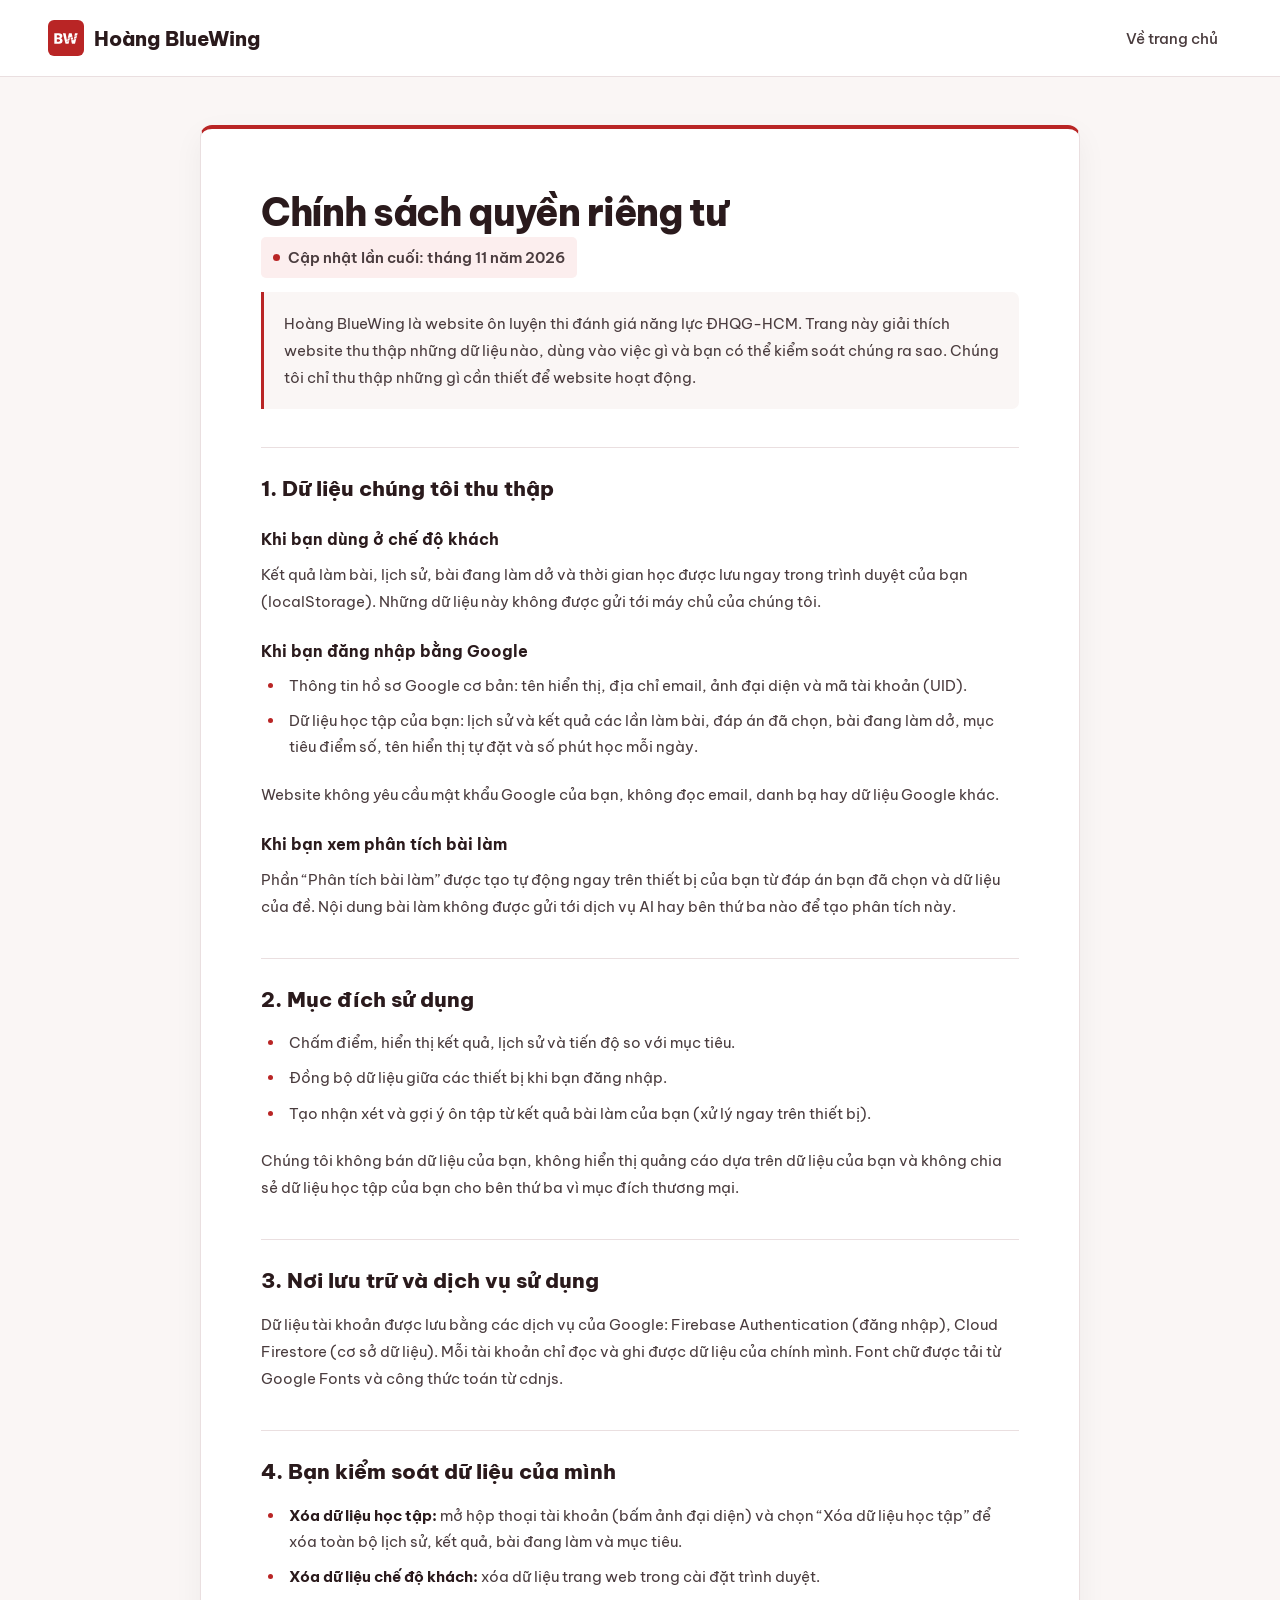
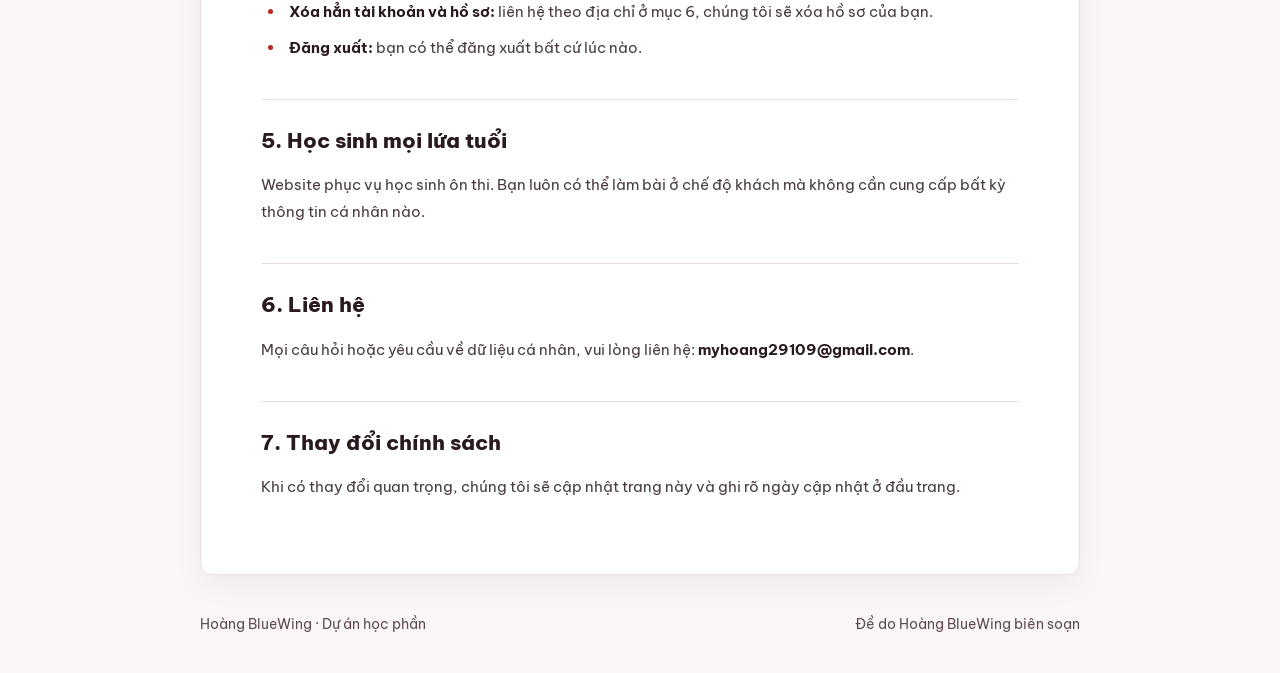
<file: Privacy.html>
<!doctype html>
<html lang="vi">
<head>
<meta charset="utf-8">
<meta name="viewport" content="width=device-width, initial-scale=1">
<title>Chính sách quyền riêng tư – Hoàng BlueWing</title>
<meta name="description" content="Hoàng BlueWing thu thập và sử dụng dữ liệu của bạn như thế nào.">
<meta name="theme-color" content="#B92525">
<link rel="preconnect" href="https://fonts.googleapis.com">
<link rel="preconnect" href="https://fonts.gstatic.com" crossorigin>
<link rel="stylesheet" href="https://fonts.googleapis.com/css2?family=Be+Vietnam+Pro:wght@400;500;600;700;800&amp;display=swap">
<link rel="icon" type="image/svg+xml" href="assets/favicon.svg">
<link rel="stylesheet" href="style.css">
</head>
<body class="doc-body">

<svg width="0" height="0" style="position: absolute" aria-hidden="true" focusable="false"><defs><mask id="bw-cut" maskUnits="userSpaceOnUse" x="0" y="-20" width="1700" height="760"><rect x="0" y="-20" width="1700" height="760" fill="#fff"/><path d="M900 150L1700 400M900 330L1700 580" stroke="#000" stroke-width="34"/></mask><symbol id="bw-logo" viewBox="40 -10 1630 722"><g transform="translate(0 702) scale(1 -1)" fill="currentColor"><path d="M622 191Q622 103 560.5 51.5Q499 0 389 0H62V702H378Q485 702 545.5 653.0Q606 604 606 520Q606 458 573.5 417.0Q541 376 487 360Q548 347 585.0 299.5Q622 252 622 191ZM233 418H345Q387 418 409.5 436.5Q432 455 432 491Q432 527 409.5 546.0Q387 565 345 565H233ZM449 214Q449 251 424.5 272.0Q400 293 357 293H233V138H359Q402 138 425.5 157.5Q449 177 449 214Z"/><g mask="url(#bw-cut)"><path transform="translate(620 0)" d="M1028 702 845 0H638L526 462L410 0H203L25 702H208L309 191L434 702H622L742 191L844 702Z"/></g></g></symbol></defs></svg>

<header class="h2">
<a href="index.html#/home" class="h3" aria-label="Hoàng BlueWing, về trang chủ">
<span class="h4"><svg class="logo-mark" aria-hidden="true"><use href="#bw-logo"/></svg></span>
Hoàng BlueWing
</a>
<nav class="h5" aria-label="Menu">
<a href="index.html#/home" class="h6">Về trang chủ</a>
</nav>
</header>

<main class="doc-page">
<h1>Chính sách quyền riêng tư</h1>
<p class="doc-meta">Cập nhật lần cuối: tháng 11 năm 2026</p>

<p>Hoàng BlueWing là website ôn luyện thi đánh giá năng lực ĐHQG-HCM. Trang này giải thích website thu thập những dữ liệu nào, dùng vào việc gì và bạn có thể kiểm soát chúng ra sao. Chúng tôi chỉ thu thập những gì cần thiết để website hoạt động.</p>

<h2>1. Dữ liệu chúng tôi thu thập</h2>
<h3>Khi bạn dùng ở chế độ khách</h3>
<p>Kết quả làm bài, lịch sử, bài đang làm dở và thời gian học được lưu ngay trong trình duyệt của bạn (localStorage). Những dữ liệu này không được gửi tới máy chủ của chúng tôi.</p>

<h3>Khi bạn đăng nhập bằng Google</h3>
<ul>
<li>Thông tin hồ sơ Google cơ bản: tên hiển thị, địa chỉ email, ảnh đại diện và mã tài khoản (UID).</li>
<li>Dữ liệu học tập của bạn: lịch sử và kết quả các lần làm bài, đáp án đã chọn, bài đang làm dở, mục tiêu điểm số, tên hiển thị tự đặt và số phút học mỗi ngày.</li>
</ul>
<p>Website không yêu cầu mật khẩu Google của bạn, không đọc email, danh bạ hay dữ liệu Google khác.</p>

<h3>Khi bạn xem phân tích bài làm</h3>
<p>Phần “Phân tích bài làm” được tạo tự động ngay trên thiết bị của bạn từ đáp án bạn đã chọn và dữ liệu của đề. Nội dung bài làm không được gửi tới dịch vụ AI hay bên thứ ba nào để tạo phân tích này.</p>

<h2>2. Mục đích sử dụng</h2>
<ul>
<li>Chấm điểm, hiển thị kết quả, lịch sử và tiến độ so với mục tiêu.</li>
<li>Đồng bộ dữ liệu giữa các thiết bị khi bạn đăng nhập.</li>
<li>Tạo nhận xét và gợi ý ôn tập từ kết quả bài làm của bạn (xử lý ngay trên thiết bị).</li>
</ul>
<p>Chúng tôi không bán dữ liệu của bạn, không hiển thị quảng cáo dựa trên dữ liệu của bạn và không chia sẻ dữ liệu học tập của bạn cho bên thứ ba vì mục đích thương mại.</p>

<h2>3. Nơi lưu trữ và dịch vụ sử dụng</h2>
<p>Dữ liệu tài khoản được lưu bằng các dịch vụ của Google: Firebase Authentication (đăng nhập), Cloud Firestore (cơ sở dữ liệu). Mỗi tài khoản chỉ đọc và ghi được dữ liệu của chính mình. Font chữ được tải từ Google Fonts và công thức toán từ cdnjs.</p>

<h2>4. Bạn kiểm soát dữ liệu của mình</h2>
<ul>
<li><strong>Xóa dữ liệu học tập:</strong> mở hộp thoại tài khoản (bấm ảnh đại diện) và chọn “Xóa dữ liệu học tập” để xóa toàn bộ lịch sử, kết quả, bài đang làm và mục tiêu.</li>
<li><strong>Xóa dữ liệu chế độ khách:</strong> xóa dữ liệu trang web trong cài đặt trình duyệt.</li>
<li><strong>Xóa hẳn tài khoản và hồ sơ:</strong> liên hệ theo địa chỉ ở mục 6, chúng tôi sẽ xóa hồ sơ của bạn.</li>
<li><strong>Đăng xuất:</strong> bạn có thể đăng xuất bất cứ lúc nào.</li>
</ul>

<h2>5. Học sinh mọi lứa tuổi</h2>
<p>Website phục vụ học sinh ôn thi. Bạn luôn có thể làm bài ở chế độ khách mà không cần cung cấp bất kỳ thông tin cá nhân nào.</p>

<h2>6. Liên hệ</h2>
<p>Mọi câu hỏi hoặc yêu cầu về dữ liệu cá nhân, vui lòng liên hệ: <strong>myhoang29109@gmail.com</strong>.</p>

<h2>7. Thay đổi chính sách</h2>
<p>Khi có thay đổi quan trọng, chúng tôi sẽ cập nhật trang này và ghi rõ ngày cập nhật ở đầu trang.</p>
</main>

<footer class="h55">
<span>Hoàng BlueWing · Dự án học phần</span>
<span>Đề do Hoàng BlueWing biên soạn</span>
</footer>

</body>
</html>
</file>
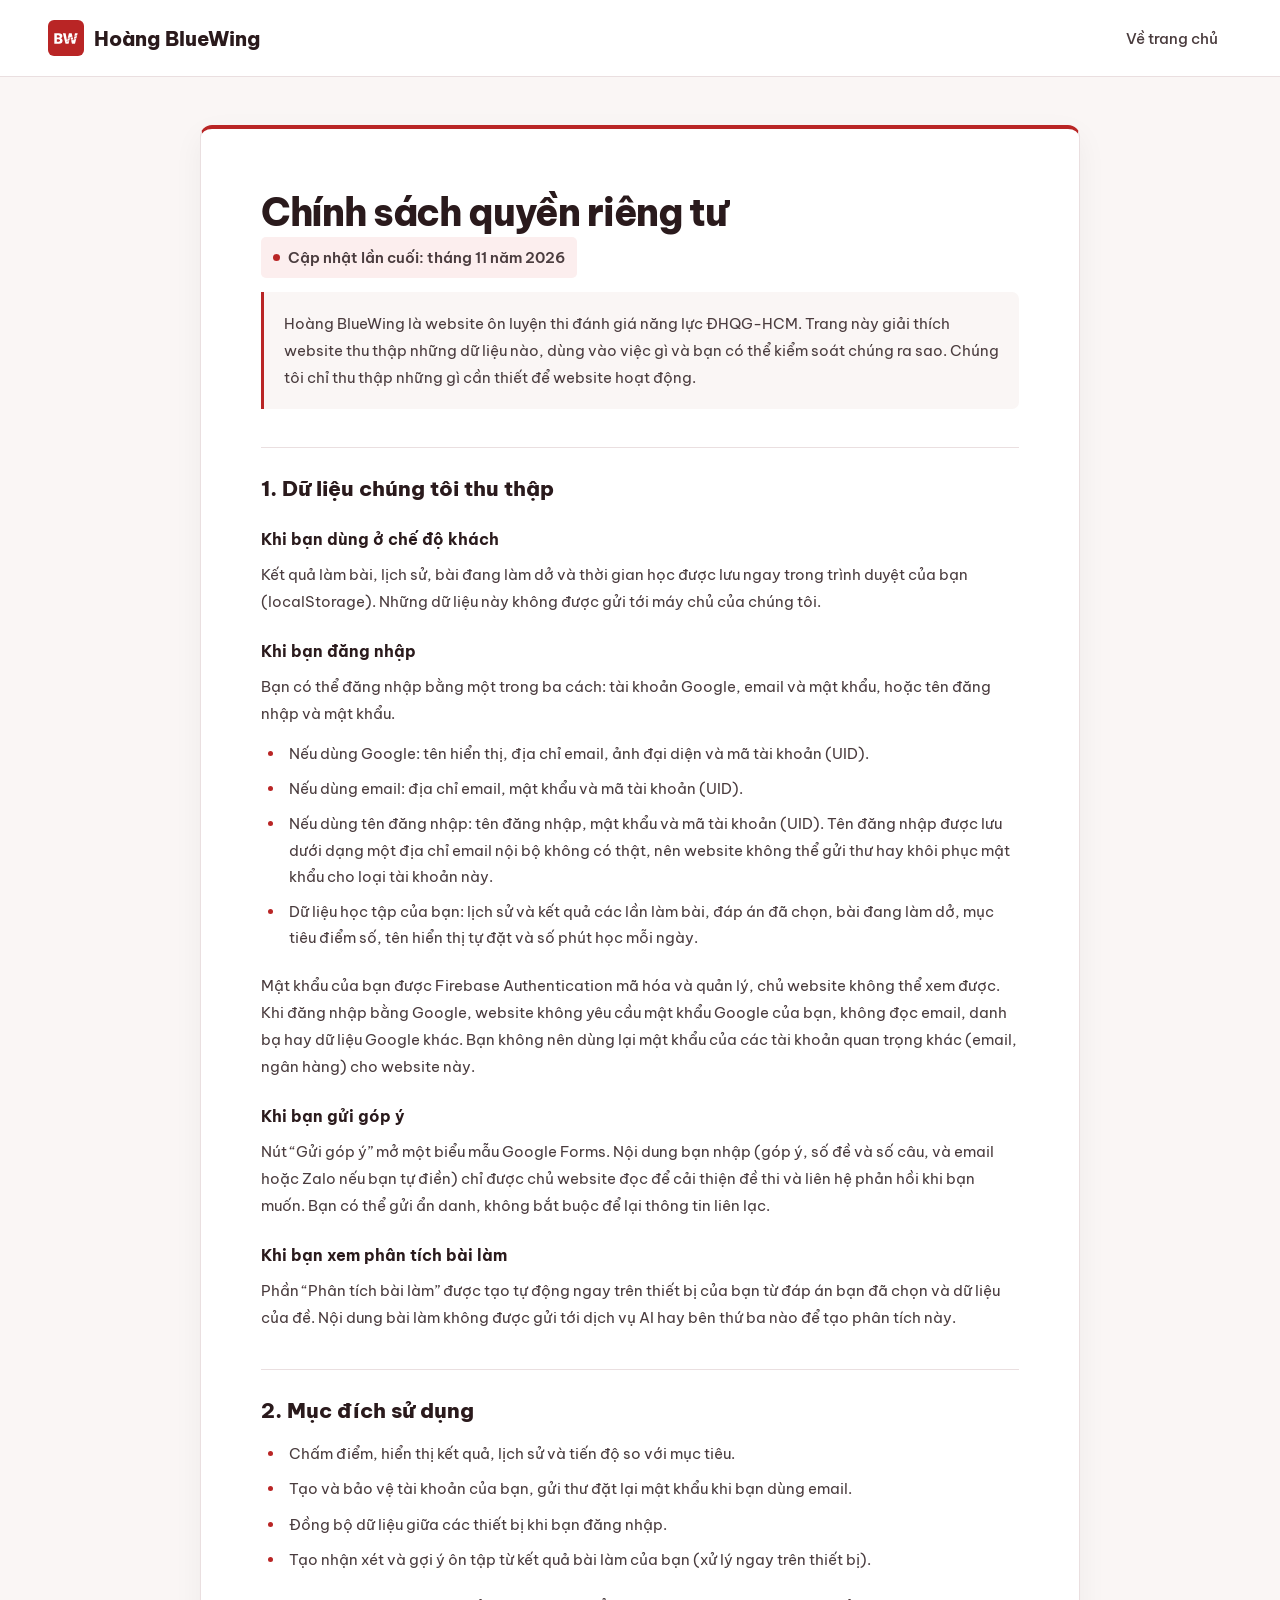
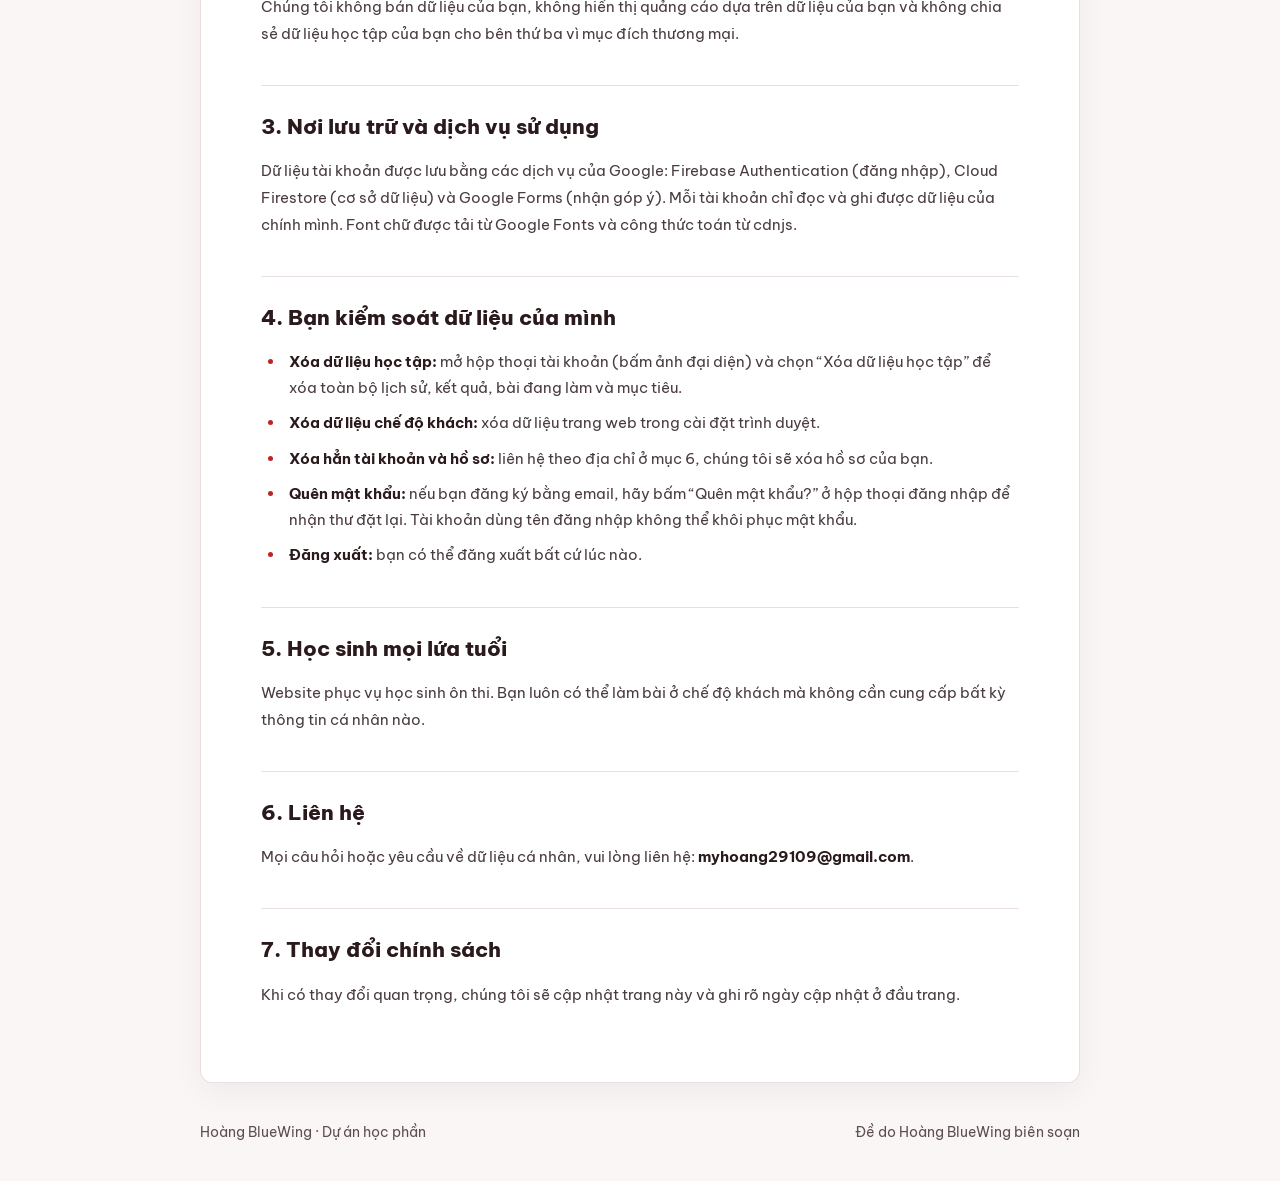
<file: privacy.html>
<!doctype html>
<html lang="vi">
<head>
<meta charset="utf-8">
<meta name="viewport" content="width=device-width, initial-scale=1">
<title>Chính sách quyền riêng tư – Hoàng BlueWing</title>
<meta name="description" content="Hoàng BlueWing thu thập và sử dụng dữ liệu của bạn như thế nào.">
<meta name="theme-color" content="#B92525">
<link rel="preconnect" href="https://fonts.googleapis.com">
<link rel="preconnect" href="https://fonts.gstatic.com" crossorigin>
<link rel="stylesheet" href="https://fonts.googleapis.com/css2?family=Be+Vietnam+Pro:wght@400;500;600;700;800&amp;display=swap">
<link rel="icon" type="image/svg+xml" href="assets/favicon.svg">
<link rel="stylesheet" href="style.css">
</head>
<body class="doc-body">

<svg width="0" height="0" style="position: absolute" aria-hidden="true" focusable="false"><defs><mask id="bw-cut" maskUnits="userSpaceOnUse" x="0" y="-20" width="1700" height="760"><rect x="0" y="-20" width="1700" height="760" fill="#fff"/><path d="M900 150L1700 400M900 330L1700 580" stroke="#000" stroke-width="34"/></mask><symbol id="bw-logo" viewBox="40 -10 1630 722"><g transform="translate(0 702) scale(1 -1)" fill="currentColor"><path d="M622 191Q622 103 560.5 51.5Q499 0 389 0H62V702H378Q485 702 545.5 653.0Q606 604 606 520Q606 458 573.5 417.0Q541 376 487 360Q548 347 585.0 299.5Q622 252 622 191ZM233 418H345Q387 418 409.5 436.5Q432 455 432 491Q432 527 409.5 546.0Q387 565 345 565H233ZM449 214Q449 251 424.5 272.0Q400 293 357 293H233V138H359Q402 138 425.5 157.5Q449 177 449 214Z"/><g mask="url(#bw-cut)"><path transform="translate(620 0)" d="M1028 702 845 0H638L526 462L410 0H203L25 702H208L309 191L434 702H622L742 191L844 702Z"/></g></g></symbol></defs></svg>

<header class="h2">
<a href="index.html#/home" class="h3" aria-label="Hoàng BlueWing, về trang chủ">
<span class="h4"><svg class="logo-mark" aria-hidden="true"><use href="#bw-logo"/></svg></span>
Hoàng BlueWing
</a>
<nav class="h5" aria-label="Menu">
<a href="index.html#/home" class="h6">Về trang chủ</a>
</nav>
</header>

<main class="doc-page">
<h1>Chính sách quyền riêng tư</h1>
<p class="doc-meta">Cập nhật lần cuối: tháng 11 năm 2026</p>

<p>Hoàng BlueWing là website ôn luyện thi đánh giá năng lực ĐHQG-HCM. Trang này giải thích website thu thập những dữ liệu nào, dùng vào việc gì và bạn có thể kiểm soát chúng ra sao. Chúng tôi chỉ thu thập những gì cần thiết để website hoạt động.</p>

<h2>1. Dữ liệu chúng tôi thu thập</h2>
<h3>Khi bạn dùng ở chế độ khách</h3>
<p>Kết quả làm bài, lịch sử, bài đang làm dở và thời gian học được lưu ngay trong trình duyệt của bạn (localStorage). Những dữ liệu này không được gửi tới máy chủ của chúng tôi.</p>

<h3>Khi bạn đăng nhập</h3>
<p>Bạn có thể đăng nhập bằng một trong ba cách: tài khoản Google, email và mật khẩu, hoặc tên đăng nhập và mật khẩu.</p>
<ul>
<li>Nếu dùng Google: tên hiển thị, địa chỉ email, ảnh đại diện và mã tài khoản (UID).</li>
<li>Nếu dùng email: địa chỉ email, mật khẩu và mã tài khoản (UID).</li>
<li>Nếu dùng tên đăng nhập: tên đăng nhập, mật khẩu và mã tài khoản (UID). Tên đăng nhập được lưu dưới dạng một địa chỉ email nội bộ không có thật, nên website không thể gửi thư hay khôi phục mật khẩu cho loại tài khoản này.</li>
<li>Dữ liệu học tập của bạn: lịch sử và kết quả các lần làm bài, đáp án đã chọn, bài đang làm dở, mục tiêu điểm số, tên hiển thị tự đặt và số phút học mỗi ngày.</li>
</ul>
<p>Mật khẩu của bạn được Firebase Authentication mã hóa và quản lý, chủ website không thể xem được. Khi đăng nhập bằng Google, website không yêu cầu mật khẩu Google của bạn, không đọc email, danh bạ hay dữ liệu Google khác. Bạn không nên dùng lại mật khẩu của các tài khoản quan trọng khác (email, ngân hàng) cho website này.</p>

<h3>Khi bạn gửi góp ý</h3>
<p>Nút “Gửi góp ý” mở một biểu mẫu Google Forms. Nội dung bạn nhập (góp ý, số đề và số câu, và email hoặc Zalo nếu bạn tự điền) chỉ được chủ website đọc để cải thiện đề thi và liên hệ phản hồi khi bạn muốn. Bạn có thể gửi ẩn danh, không bắt buộc để lại thông tin liên lạc.</p>

<h3>Khi bạn xem phân tích bài làm</h3>
<p>Phần “Phân tích bài làm” được tạo tự động ngay trên thiết bị của bạn từ đáp án bạn đã chọn và dữ liệu của đề. Nội dung bài làm không được gửi tới dịch vụ AI hay bên thứ ba nào để tạo phân tích này.</p>

<h2>2. Mục đích sử dụng</h2>
<ul>
<li>Chấm điểm, hiển thị kết quả, lịch sử và tiến độ so với mục tiêu.</li>
<li>Tạo và bảo vệ tài khoản của bạn, gửi thư đặt lại mật khẩu khi bạn dùng email.</li>
<li>Đồng bộ dữ liệu giữa các thiết bị khi bạn đăng nhập.</li>
<li>Tạo nhận xét và gợi ý ôn tập từ kết quả bài làm của bạn (xử lý ngay trên thiết bị).</li>
</ul>
<p>Chúng tôi không bán dữ liệu của bạn, không hiển thị quảng cáo dựa trên dữ liệu của bạn và không chia sẻ dữ liệu học tập của bạn cho bên thứ ba vì mục đích thương mại.</p>

<h2>3. Nơi lưu trữ và dịch vụ sử dụng</h2>
<p>Dữ liệu tài khoản được lưu bằng các dịch vụ của Google: Firebase Authentication (đăng nhập), Cloud Firestore (cơ sở dữ liệu) và Google Forms (nhận góp ý). Mỗi tài khoản chỉ đọc và ghi được dữ liệu của chính mình. Font chữ được tải từ Google Fonts và công thức toán từ cdnjs.</p>

<h2>4. Bạn kiểm soát dữ liệu của mình</h2>
<ul>
<li><strong>Xóa dữ liệu học tập:</strong> mở hộp thoại tài khoản (bấm ảnh đại diện) và chọn “Xóa dữ liệu học tập” để xóa toàn bộ lịch sử, kết quả, bài đang làm và mục tiêu.</li>
<li><strong>Xóa dữ liệu chế độ khách:</strong> xóa dữ liệu trang web trong cài đặt trình duyệt.</li>
<li><strong>Xóa hẳn tài khoản và hồ sơ:</strong> liên hệ theo địa chỉ ở mục 6, chúng tôi sẽ xóa hồ sơ của bạn.</li>
<li><strong>Quên mật khẩu:</strong> nếu bạn đăng ký bằng email, hãy bấm “Quên mật khẩu?” ở hộp thoại đăng nhập để nhận thư đặt lại. Tài khoản dùng tên đăng nhập không thể khôi phục mật khẩu.</li>
<li><strong>Đăng xuất:</strong> bạn có thể đăng xuất bất cứ lúc nào.</li>
</ul>

<h2>5. Học sinh mọi lứa tuổi</h2>
<p>Website phục vụ học sinh ôn thi. Bạn luôn có thể làm bài ở chế độ khách mà không cần cung cấp bất kỳ thông tin cá nhân nào.</p>

<h2>6. Liên hệ</h2>
<p>Mọi câu hỏi hoặc yêu cầu về dữ liệu cá nhân, vui lòng liên hệ: <strong>myhoang29109@gmail.com</strong>.</p>

<h2>7. Thay đổi chính sách</h2>
<p>Khi có thay đổi quan trọng, chúng tôi sẽ cập nhật trang này và ghi rõ ngày cập nhật ở đầu trang.</p>
</main>

<footer class="h55">
<span>Hoàng BlueWing · Dự án học phần</span>
<span>Đề do Hoàng BlueWing biên soạn</span>
</footer>

</body>
</html>
</file>
<file: style.css>
/* =====================================================
   HOÀNG BLUEWING – style.css
   Cách dùng màu: mọi màu đều là biến ở :root (chế độ sáng) và
   :root[data-theme="dark"] (chế độ tối). Khi viết class mới hãy dùng var(--...).

   1. Biến màu, giao diện tối và kiểu chung
   2. Chuyển màn hình
   3. Thành phần dùng trong JavaScript (đáp án, bảng câu hỏi)
   4. Kiểu dáng từng màn hình (tạo từ bản thiết kế)
   5. Đăng nhập, kết quả, AI (viết tay)
   6. Hoàn thiện: đánh dấu câu, PDF, hỏi đáp, focus, điện thoại, in ấn, giảm chuyển động
   7. Trang chính sách quyền riêng tư
   8. Trang cài đặt
   ===================================================== */

/* ---------- 1. Biến màu và kiểu chung ---------- */
:root {
  --red: #B92525;
  --red-dark: #8F1212;
  --red-tint: #FCEEEE;
  --red-soft: #F8D9D9;
  --ink: #2A1A1C;
  --ink-2: #4A3C3E;
  --muted: #5E4E50;
  --line: #EADFE0;
  --line-strong: #D9C9CB;
  --surface: #F5EEEF;
  --bg: #FAF6F5;

  /* Màu theo vai trò (giá trị sáng = mã màu gốc của thiết kế) */
  --panel: #FFFFFF;
  --panel-hover: #F5EEEF;
  --field: #FFFFFF;
  --brand: #B92525;
  --brand-hover: #8F1212;
  --on-brand: #FFFFFF;
  --hero: #2A1A1C;
  --on-hero: #FFFFFF;
  --on-hero-2: #EBD2D6;
  --warn-bg: #FFF3D6;
  --warn-text: #7A4B00;
  --warn-text-2: #5C3A00;
  --warn-strong: #FFE2A8;
  --ok-bg: #DDF3E6;
  --ok-text: #124D2C;
  --ok-row: #E6F6EC;
  --ok-line: #1F9254;
  --ok-strong: #17663C;
  --ok-cell: #CFF0DB;
  --ok-cell-2: #A9E2BE;
  --ok-cell-line: #A9E2BE;
  --ok-solid: #1A7F48;
  --bad-bg: #FBDAD6;
  --bad-text: #8C1D12;
  --bad-row: #FDEDEB;
  --bad-line: #C8372D;
  --bad-cell: #F9D0CB;
  --bad-cell-2: #F2B3AB;
  --bad-cell-line: #F2B3AB;
  --bad-solid: #C8372D;
  --sol-bg: #FFF8E6;
  --chart: #EFBDBD;
  --ctx-bg: #FBF7F7;
  --chip-bg: #EADFE0;
  --chip-text: #3F2F31;
  --chip-hero: #6E2121;
  --blank-line: #B7A9AB;
  --flag: #D99A00;
}

/* ---------- 1b. Giao diện tối (đặt data-theme="dark" trên <html>) ----------
   Chỉ cần đổi giá trị biến ở đây; toàn bộ website tự đổi màu theo.
   Khi thêm class mới: dùng var(--...) thay cho mã màu cố định thì dark mode tự đúng. */
:root[data-theme="dark"] {
  color-scheme: dark;
  scrollbar-color: #6B555D #211B1D;
  --red: #E48A91;
  --red-dark: #F2A4A8;
  --red-tint: #493237;
  --red-soft: #68434A;
  --ink: #F7EEEE;
  --ink-2: #DCCDCF;
  --muted: #B8A7AB;
  --line: #514146;
  --line-strong: #6B555D;
  --bg: #211B1D;
  --surface: #3A2D31;
  --panel: #2D2427;
  --panel-hover: #403237;
  --field: #342A2E;
  --brand: #C96E77;
  --brand-hover: #E08A92;
  --on-brand: #211B1D;
  --hero: #3A2D31;
  --on-hero: #F7EEEE;
  --on-hero-2: #DCCDCF;
  --warn-bg: #46372B;
  --warn-text: #F3D7AE;
  --warn-text-2: #F3D7AE;
  --warn-strong: #5A4630;
  --ok-bg: #294035;
  --ok-text: #D3EBDD;
  --ok-row: #26382F;
  --ok-line: #49775D;
  --ok-strong: #A8D9B9;
  --ok-cell: #294035;
  --ok-cell-2: #3B7455;
  --ok-cell-line: #49775D;
  --ok-solid: #3B7455;
  --bad-bg: #4B3033;
  --bad-text: #FFDADD;
  --bad-row: #3F2A2D;
  --bad-line: #9B5B63;
  --bad-cell: #4B3033;
  --bad-cell-2: #6B3A40;
  --bad-cell-line: #9B5B63;
  --bad-solid: #B5434C;
  --sol-bg: #40352B;
  --chart: #68434A;
  --ctx-bg: #33282C;
  --chip-bg: #403438;
  --chip-text: #DCCDCF;
  --chip-hero: #68434A;
  --blank-line: #7B6A70;
  --flag: #E0B26B;
}
:root[data-theme="dark"] ::selection { background: var(--red-soft); color: #FFFFFF; }
:root[data-theme="dark"] input::placeholder, :root[data-theme="dark"] textarea::placeholder { color: var(--muted); }
:root[data-theme="dark"] .bw-modal-backdrop { background: rgba(15, 10, 13, .72); }
/* Hình minh họa trong đề được vẽ cho nền sáng: đặt trên nền sáng để nét đen không biến mất */
:root[data-theme="dark"] .x-fig { background: #F5EEEF; border-radius: 8px; padding: 10px; }


html { scroll-behavior: smooth; }

body {
  margin: 0;
  font-family: 'Be Vietnam Pro', system-ui, sans-serif;
  background: var(--bg);
  color: var(--ink);
}

a { color: var(--red); }
a:hover { color: var(--red-dark); }

input,
button { font-family: inherit; }

[hidden] { display: none !important; }

/* Biểu tượng BlueWing (chữ B và W cắt chéo thành lông cánh) */
.logo-mark {
  width: 24px;
  height: 11px;
  color: var(--on-brand);
}

/* Biểu tượng SVG nhúng trong HTML (stroke gán cứng) cũng đi theo biến màu */
svg [stroke="#B92525"] { stroke: var(--red); }
svg [stroke="#FCEEEE"] { stroke: var(--red-tint); }

/* ---------- 2. Chuyển màn hình ---------- */
.screen { display: none; }
.screen.active { display: block; }

/* ---------- 3. Thành phần dùng trong JavaScript ---------- */
.q-item {
  padding: 28px;
  border-top: 1px solid var(--line);
  display: flex;
  flex-direction: column;
  gap: 18px;
}
.q-text { margin: 0; font-size: 18px; line-height: 1.55; }
.q-opts { display: flex; flex-direction: column; gap: 10px; }

.opt {
  display: flex;
  align-items: center;
  gap: 14px;
  width: 100%;
  min-height: 52px;
  padding: 10px 16px;
  border: 1.5px solid var(--line);
  border-radius: 6px;
  background: var(--field);
  color: var(--ink);
  font-size: 16px;
  text-align: left;
  cursor: pointer;
}
.opt.selected { border-color: var(--red); background: var(--red-tint); }

.opt-letter {
  flex: none;
  width: 30px;
  height: 30px;
  border-radius: 50%;
  display: flex;
  align-items: center;
  justify-content: center;
  font-size: 14px;
  font-weight: 700;
  background: var(--surface);
  color: var(--ink);
}
.opt.selected .opt-letter { background: var(--brand); color: var(--on-brand); }

.cell {
  min-height: 44px;
  border: 1.5px solid var(--line-strong);
  border-radius: 6px;
  background: var(--field);
  color: var(--ink);
  font-size: 14px;
  font-weight: 700;
  cursor: pointer;
}
.cell.done { border-color: var(--red); background: var(--red-soft); }

/* ---------- 4. Kiểu dáng từng màn hình ----------
   Tên lớp được đặt tự động: h = trang chủ, d = bảng điều khiển,
   i = trang đề, t = làm bài, r = kết quả. Lớp dùng chung nằm ở
   màn hình xuất hiện đầu tiên. Khi cần sửa, tìm tên lớp trong index.html. */

/* ----- Màn hình: Trang chủ ----- */

.h1 {
  font-family: 'Be Vietnam Pro', system-ui, sans-serif;
  background: var(--bg);
  color: var(--ink);
}

.h2 {
  display: flex;
  flex-wrap: wrap;
  align-items: center;
  justify-content: space-between;
  gap: 16px;
  padding: 16px 48px;
  background: var(--panel);
  border-bottom: 1px solid var(--line);
}

.h3 {
  display: flex;
  align-items: center;
  gap: 10px;
  text-decoration: none;
  color: var(--ink);
  font-weight: 800;
  font-size: 20px;
}

.h4 {
  width: 36px;
  height: 36px;
  border-radius: 6px;
  background: var(--brand);
  display: flex;
  align-items: center;
  justify-content: center;
}

.h5 {
  display: flex;
  flex-wrap: wrap;
  align-items: center;
  gap: 8px;
}

.h6 {
  display: inline-flex;
  align-items: center;
  min-height: 44px;
  padding: 0 14px;
  color: var(--ink-2);
  text-decoration: none;
  font-size: 15px;
  font-weight: 500;
}

.h7 {
  display: inline-flex;
  align-items: center;
  min-height: 44px;
  padding: 0 20px;
  margin-left: 8px;
  border: 1.5px solid var(--red);
  border-radius: 6px;
  color: var(--red);
  text-decoration: none;
  font-size: 15px;
  font-weight: 600;
}

.h8 {
  display: flex;
  flex-wrap: wrap;
  align-items: center;
  gap: 56px;
  max-width: 1280px;
  margin: 0 auto;
  padding: 72px 48px 80px;
  box-sizing: border-box;
}

.h9 {
  flex: 1 1 480px;
  min-width: 0;
  display: flex;
  flex-direction: column;
  gap: 24px;
}

.h10 {
  align-self: flex-start;
  padding: 6px 14px;
  border-radius: 4px;
  background: var(--red-tint);
  color: var(--red-dark);
  font-size: 14px;
  font-weight: 600;
}

.h11 {
  margin: 0;
  font-size: 52px;
  line-height: 1.15;
  font-weight: 800;
  letter-spacing: -0.02em;
}

.h12 {
  margin: 0;
  font-size: 18px;
  line-height: 1.65;
  color: var(--ink-2);
  max-width: 540px;
}

.h13 {
  display: flex;
  flex-wrap: wrap;
  gap: 14px;
}

.h14 {
  display: inline-flex;
  align-items: center;
  justify-content: center;
  min-height: 52px;
  padding: 0 28px;
  border-radius: 6px;
  background: var(--brand);
  color: var(--on-brand);
  text-decoration: none;
  font-size: 16px;
  font-weight: 700;
}

.h15 {
  display: inline-flex;
  align-items: center;
  justify-content: center;
  min-height: 52px;
  padding: 0 28px;
  border-radius: 6px;
  background: var(--field);
  border: 1.5px solid var(--line-strong);
  color: var(--ink);
  text-decoration: none;
  font-size: 16px;
  font-weight: 600;
}

.h16 {
  margin: 8px 0 0;
  padding: 0;
  list-style: none;
  display: flex;
  flex-wrap: wrap;
  gap: 10px 28px;
  font-size: 15px;
  color: var(--ink-2);
}

.h17 {
  display: flex;
  align-items: center;
  gap: 8px;
}

.h18 {
  flex: 1 1 420px;
  min-width: 0;
  display: flex;
  justify-content: center;
}

.h19 {
  width: 100%;
  max-width: 500px;
  box-sizing: border-box;
  background: var(--panel);
  border: 1px solid var(--line);
  border-radius: 10px;
  padding: 28px;
  display: flex;
  flex-direction: column;
  gap: 20px;
  box-shadow: 0 24px 48px -24px rgba(20,33,61,0.25);
}

.h20 {
  display: flex;
  align-items: center;
  justify-content: space-between;
  gap: 12px;
}

.h21 {
  font-size: 14px;
  font-weight: 600;
  color: var(--ink-2);
}

.h22 {
  display: inline-flex;
  align-items: center;
  gap: 6px;
  padding: 6px 12px;
  border-radius: 4px;
  background: var(--warn-bg);
  color: var(--warn-text);
  font-size: 14px;
  font-weight: 700;
}

.h23 {
  height: 8px;
  border-radius: 4px;
  background: var(--red-tint);
  overflow: hidden;
}

.h24 {
  width: 10%;
  height: 100%;
  background: var(--brand);
}

.h25 {
  margin: 0;
  font-size: 18px;
  line-height: 1.5;
  font-weight: 600;
}

.h26 {
  display: flex;
  flex-direction: column;
  gap: 10px;
}

.h27 {
  display: flex;
  align-items: center;
  gap: 12px;
  padding: 12px 16px;
  border: 1.5px solid var(--line);
  border-radius: 6px;
  font-size: 16px;
}

.h28 {
  width: 28px;
  height: 28px;
  border-radius: 50%;
  background: var(--surface);
  display: flex;
  align-items: center;
  justify-content: center;
  font-size: 13px;
  font-weight: 700;
}

.h29 {
  display: flex;
  align-items: center;
  gap: 12px;
  padding: 12px 16px;
  border: 1.5px solid var(--red);
  border-radius: 6px;
  background: var(--red-tint);
  font-size: 16px;
  font-weight: 600;
}

.h30 {
  width: 28px;
  height: 28px;
  border-radius: 50%;
  background: var(--brand);
  color: var(--on-brand);
  display: flex;
  align-items: center;
  justify-content: center;
  font-size: 13px;
  font-weight: 700;
}

.h31 {
  background: var(--panel);
  border-top: 1px solid var(--line);
  border-bottom: 1px solid var(--line);
}

.h32 {
  max-width: 1280px;
  margin: 0 auto;
  padding: 80px 48px;
  box-sizing: border-box;
  display: flex;
  flex-direction: column;
  gap: 40px;
}

.h33 {
  display: flex;
  flex-direction: column;
  gap: 12px;
  max-width: 640px;
}

.h34 {
  margin: 0;
  font-size: 34px;
  line-height: 1.25;
  font-weight: 800;
  letter-spacing: -0.01em;
}

.h35 {
  margin: 0;
  font-size: 17px;
  line-height: 1.65;
  color: var(--ink-2);
}

.h36 {
  display: flex;
  flex-wrap: wrap;
  gap: 24px;
}

.h37 {
  flex: 1 1 280px;
  min-width: 0;
  padding: 28px;
  border: 1px solid var(--line);
  border-radius: 8px;
  background: var(--bg);
  display: flex;
  flex-direction: column;
  gap: 14px;
}

.h38 {
  font-size: 14px;
  font-weight: 700;
  color: var(--red-dark);
}

.h39 {
  margin: 0;
  font-size: 22px;
  font-weight: 700;
}

.h40 {
  margin: 0;
  font-size: 16px;
  line-height: 1.6;
  color: var(--ink-2);
}

.h41 {
  flex: 1 1 520px;
  min-width: 0;
  display: flex;
  gap: 18px;
  padding: 28px;
  background: var(--panel);
  border: 1px solid var(--line);
  border-radius: 8px;
}

.h42 {
  flex: none;
  width: 48px;
  height: 48px;
  border-radius: 6px;
  background: var(--red-tint);
  display: flex;
  align-items: center;
  justify-content: center;
}

.h43 {
  display: flex;
  flex-direction: column;
  gap: 8px;
}

.h44 {
  margin: 0;
  font-size: 19px;
  font-weight: 700;
}

.h45 {
  display: flex;
  flex-wrap: wrap;
  gap: 32px;
}

.h46 {
  flex: 1 1 260px;
  min-width: 0;
  display: flex;
  flex-direction: column;
  gap: 12px;
}

.h47 {
  width: 44px;
  height: 44px;
  border-radius: 50%;
  background: var(--brand);
  color: var(--on-brand);
  display: flex;
  align-items: center;
  justify-content: center;
  font-size: 18px;
  font-weight: 700;
}

.h48 {
  margin: 0;
  font-size: 20px;
  font-weight: 700;
}

.h49 {
  max-width: 1280px;
  margin: 0 auto;
  padding: 80px 48px;
  box-sizing: border-box;
}

.h50 {
  display: flex;
  flex-wrap: wrap;
  align-items: center;
  justify-content: space-between;
  gap: 24px;
  padding: 48px;
  border-radius: 12px;
  background: var(--hero);
  color: var(--on-hero);
}

.h51 {
  flex: 1 1 380px;
  min-width: 0;
  display: flex;
  flex-direction: column;
  gap: 10px;
}

.h52 {
  margin: 0;
  font-size: 30px;
  line-height: 1.3;
  font-weight: 800;
}

.h53 {
  margin: 0;
  font-size: 17px;
  line-height: 1.6;
  color: var(--on-hero-2);
}

.h54 {
  display: inline-flex;
  align-items: center;
  justify-content: center;
  min-height: 52px;
  padding: 0 28px;
  border-radius: 6px;
  background: var(--panel);
  color: var(--ink);
  text-decoration: none;
  font-size: 16px;
  font-weight: 700;
}

.h55 {
  max-width: 1280px;
  margin: 0 auto;
  padding: 8px 48px 48px;
  box-sizing: border-box;
  display: flex;
  flex-wrap: wrap;
  justify-content: space-between;
  gap: 12px;
  font-size: 14px;
  color: var(--muted);
}

/* ----- Màn hình: Bảng điều khiển ----- */

.d1 {
  display: flex;
  flex-wrap: wrap;
  font-family: 'Be Vietnam Pro', system-ui, sans-serif;
  background: var(--bg);
  color: var(--ink);
}

.d2 {
  flex: 1 1 240px;
  max-width: 100%;
  box-sizing: border-box;
  padding: 28px 20px;
  background: var(--panel);
  border-right: 1px solid var(--line);
  display: flex;
  flex-direction: column;
  gap: 28px;
}

.d3 {
  display: flex;
  align-items: center;
  gap: 10px;
  text-decoration: none;
  color: var(--ink);
  font-weight: 800;
  font-size: 19px;
  padding: 0 8px;
}

.d4 {
  width: 34px;
  height: 34px;
  border-radius: 6px;
  background: var(--brand);
  display: flex;
  align-items: center;
  justify-content: center;
}

.d5 {
  display: flex;
  flex-direction: column;
  gap: 4px;
}

.d6 {
  display: flex;
  align-items: center;
  gap: 12px;
  min-height: 44px;
  padding: 0 12px;
  border-radius: 6px;
  background: var(--red-tint);
  color: var(--red-dark);
  text-decoration: none;
  font-size: 15px;
  font-weight: 700;
}

.d7 {
  display: flex;
  align-items: center;
  gap: 12px;
  min-height: 44px;
  padding: 0 12px;
  border-radius: 6px;
  color: var(--ink-2);
  text-decoration: none;
  font-size: 15px;
  font-weight: 500;
}

.d8 {
  flex: 999 1 560px;
  min-width: 0;
  box-sizing: border-box;
  padding: 40px 48px;
  display: flex;
  flex-direction: column;
  gap: 32px;
}

.d9 {
  display: flex;
  flex-wrap: wrap;
  align-items: center;
  justify-content: space-between;
  gap: 16px;
}

.d10 {
  display: flex;
  flex-direction: column;
  gap: 6px;
}

.d11 {
  margin: 0;
  font-size: 30px;
  line-height: 1.25;
  font-weight: 800;
  letter-spacing: -0.01em;
}

.d12 {
  margin: 0;
  font-size: 16px;
  color: var(--ink-2);
}

.d13 {
  display: inline-flex;
  align-items: center;
  justify-content: center;
  min-height: 48px;
  padding: 0 24px;
  border-radius: 6px;
  background: var(--brand);
  color: var(--on-brand);
  text-decoration: none;
  font-size: 15px;
  font-weight: 700;
}

.d14 {
  display: flex;
  flex-wrap: wrap;
  gap: 16px;
}

.d15 {
  flex: 1 1 200px;
  min-width: 0;
  padding: 22px;
  background: var(--panel);
  border: 1px solid var(--line);
  border-radius: 8px;
  display: flex;
  flex-direction: column;
  gap: 6px;
}

.d16 {
  font-size: 14px;
  color: var(--muted);
  font-weight: 500;
}

.d17 {
  font-size: 32px;
  font-weight: 800;
  letter-spacing: -0.01em;
}

.d18 {
  font-size: 16px;
  font-weight: 500;
  color: var(--muted);
}

.d19 {
  flex: 1 1 420px;
  min-width: 0;
  padding: 28px;
  background: var(--panel);
  border: 1px solid var(--line);
  border-radius: 8px;
  display: flex;
  flex-direction: column;
  gap: 24px;
}

.d32 {
  flex: 1 1 380px;
  min-width: 0;
  padding: 28px;
  background: var(--panel);
  border: 1px solid var(--line);
  border-radius: 8px;
  display: flex;
  flex-direction: column;
  gap: 24px;
}

.d33 {
  display: flex;
  flex-direction: column;
  gap: 18px;
}

.d35 {
  font-weight: 600;
}

.d44 {
  flex: 1 1 320px;
  min-width: 0;
  padding: 28px;
  background: var(--hero);
  color: var(--on-hero);
  border-radius: 8px;
  display: flex;
  flex-direction: column;
  gap: 16px;
}

.d45 {
  font-size: 14px;
  font-weight: 600;
  color: var(--on-hero-2);
}

.d46 {
  margin: 0;
  font-size: 22px;
  line-height: 1.35;
  font-weight: 700;
}

.d47 {
  margin: 0;
  font-size: 15px;
  line-height: 1.6;
  color: var(--on-hero-2);
}

.d48 {
  align-self: flex-start;
  display: inline-flex;
  align-items: center;
  justify-content: center;
  min-height: 48px;
  padding: 0 24px;
  border-radius: 6px;
  background: var(--panel);
  color: var(--ink);
  text-decoration: none;
  font-size: 15px;
  font-weight: 700;
}

.d49 {
  flex: 2 1 460px;
  min-width: 0;
  padding: 28px;
  background: var(--panel);
  border: 1px solid var(--line);
  border-radius: 8px;
  display: flex;
  flex-direction: column;
  gap: 8px;
}

.d50 {
  margin: 0 0 8px;
  font-size: 20px;
  font-weight: 700;
}

.d54 {
  font-size: 14px;
  color: var(--muted);
}

.d57 {
  margin: 0;
  font-size: 13px;
  color: var(--muted);
}

/* ----- Màn hình: Trang đề (trước khi làm) ----- */

.i1 {
  display: flex;
  flex-wrap: wrap;
  align-items: center;
  justify-content: space-between;
  gap: 16px;
  padding: 14px 40px;
  background: var(--panel);
  border-bottom: 1px solid var(--line);
}

.i2 {
  display: flex;
  align-items: center;
  gap: 10px;
  text-decoration: none;
  color: var(--ink);
  font-weight: 800;
  font-size: 19px;
}

.i3 {
  display: inline-flex;
  align-items: center;
  min-height: 44px;
  padding: 0 16px;
  border: 1.5px solid var(--line-strong);
  border-radius: 6px;
  color: var(--ink);
  text-decoration: none;
  font-size: 15px;
  font-weight: 600;
}

.i4 {
  max-width: 1280px;
  margin: 0 auto;
  padding: 24px 40px 56px;
  box-sizing: border-box;
  display: flex;
  flex-direction: column;
  gap: 20px;
}

.i5 {
  display: flex;
  flex-wrap: wrap;
  align-items: center;
  gap: 8px;
  font-size: 14px;
  color: var(--muted);
}

.i6 {
  color: var(--muted);
  text-decoration: none;
}

.i7 {
  color: var(--red-dark);
  font-weight: 600;
}

.i8 {
  display: flex;
  flex-wrap: wrap;
  align-items: flex-start;
  gap: 24px;
}

.i9 {
  flex: 3 1 600px;
  min-width: 0;
  display: flex;
  flex-direction: column;
  gap: 20px;
}

.i10 {
  margin: 0;
  font-size: 28px;
  line-height: 1.3;
  font-weight: 800;
  letter-spacing: -0.01em;
}

.i11 {
  flex: 1 1 260px;
  min-width: 0;
  padding: 24px;
  background: var(--panel);
  border: 1px solid var(--line);
  border-radius: 8px;
  display: flex;
  flex-direction: column;
  align-items: center;
  gap: 14px;
}

.i12 {
  position: relative;
  width: 160px;
  height: 160px;
}

.i13 {
  display: block;
}

.i14 {
  position: absolute;
  inset: 0;
  display: flex;
  flex-direction: column;
  align-items: center;
  justify-content: center;
  gap: 2px;
}

.i15 {
  font-size: 13px;
  color: var(--muted);
}

.i16 {
  font-size: 36px;
  font-weight: 800;
  line-height: 1.1;
}

.i17 {
  text-align: center;
  font-size: 14px;
  line-height: 1.5;
  color: var(--red-dark);
  font-weight: 600;
}

.i18 {
  flex: 2 1 360px;
  min-width: 0;
  display: flex;
  flex-wrap: wrap;
  gap: 16px;
}

.i19 {
  flex: 1 1 150px;
  padding: 20px;
  background: var(--panel);
  border: 1px solid var(--line);
  border-radius: 8px;
  display: flex;
  flex-direction: column;
  gap: 8px;
  justify-content: center;
}

.i20 {
  font-size: 26px;
  font-weight: 800;
}

.i21 {
  font-size: 14px;
  font-weight: 500;
  color: var(--muted);
}

.i22 {
  display: contents;
}

.i23 {
  display: flex;
  gap: 14px;
  padding: 18px 20px;
  border-radius: 8px;
  background: var(--warn-bg);
  color: var(--warn-text-2);
}

.i24 {
  flex: none;
  margin-top: 2px;
}

.i25 {
  display: flex;
  flex-direction: column;
  gap: 4px;
  font-size: 15px;
  line-height: 1.55;
}

.i26 {
  font-size: 16px;
}

.i27 {
  display: flex;
  gap: 14px;
  padding: 18px 20px;
  border-radius: 8px;
  background: var(--ok-bg);
  color: var(--ok-text);
}

.i28 {
  display: flex;
  flex-wrap: wrap;
  align-items: center;
  gap: 14px;
}

.i29 {
  display: inline-flex;
  align-items: center;
  justify-content: center;
  min-height: 52px;
  padding: 0 40px;
  border-radius: 4px;
  background: var(--brand);
  color: var(--on-brand);
  text-decoration: none;
  font-size: 16px;
  font-weight: 700;
}

.i30 {
  display: inline-flex;
  align-items: center;
  justify-content: center;
  min-height: 52px;
  padding: 0 36px;
  border-radius: 4px;
  background: var(--brand);
  color: var(--on-brand);
  text-decoration: none;
  font-size: 16px;
  font-weight: 700;
}

.i31 {
  display: inline-flex;
  align-items: center;
  justify-content: center;
  min-height: 52px;
  padding: 0 28px;
  border-radius: 4px;
  background: var(--field);
  border: 1.5px solid var(--line-strong);
  color: var(--ink);
  text-decoration: none;
  font-size: 16px;
  font-weight: 600;
}

.i32 {
  padding: 24px 28px;
  background: var(--panel);
  border: 1px solid var(--line);
  border-radius: 8px;
  display: flex;
  flex-direction: column;
  gap: 14px;
}

.i33 {
  display: flex;
  flex-direction: column;
}

.i34 {
  display: flex;
  flex-wrap: wrap;
  justify-content: space-between;
  gap: 8px;
  padding: 12px 0;
  border-top: 1px solid var(--line);
  font-size: 15px;
}

.i35 {
  color: var(--muted);
}

.i46 {
  flex: 1 1 300px;
  min-width: 0;
  padding: 22px;
  background: var(--panel);
  border: 1px solid var(--line);
  border-radius: 8px;
  display: flex;
  flex-direction: column;
  gap: 8px;
  box-sizing: border-box;
}

.i47 {
  margin: 0 0 8px;
  font-size: 18px;
  font-weight: 700;
}

.i48 {
  display: flex;
  align-items: center;
  gap: 12px;
  min-height: 44px;
  padding: 8px 10px;
  border-radius: 6px;
  background: var(--red-tint);
  color: var(--red-dark);
  text-decoration: none;
  font-size: 15px;
  font-weight: 700;
}

.i50 {
  display: flex;
  align-items: center;
  gap: 12px;
  min-height: 44px;
  padding: 8px 10px;
  border-radius: 6px;
  color: var(--ink-2);
  text-decoration: none;
  font-size: 15px;
  font-weight: 500;
}

/* ----- Màn hình: Làm bài ----- */

.t1 {
  position: relative;
  font-family: 'Be Vietnam Pro', system-ui, sans-serif;
  background: var(--bg);
  color: var(--ink);
}

.t2 {
  display: flex;
  flex-wrap: wrap;
  align-items: center;
  justify-content: space-between;
  gap: 16px;
  padding: 12px 40px;
  background: var(--panel);
  border-bottom: 1px solid var(--line);
}

.t3 {
  display: flex;
  align-items: center;
  gap: 16px;
  flex-wrap: wrap;
}

.t4 {
  display: inline-flex;
  align-items: center;
  gap: 8px;
  min-height: 44px;
  padding: 0 18px;
  border: 1.5px solid var(--line-strong);
  border-radius: 6px;
  background: var(--field);
  color: var(--ink);
  font-size: 15px;
  font-weight: 600;
  cursor: pointer;
}

.t5 {
  font-size: 17px;
  font-weight: 700;
}

.t6 {
  display: flex;
  align-items: center;
  gap: 14px;
  flex-wrap: wrap;
}

.t7 {
  display: inline-flex;
  align-items: center;
  gap: 8px;
  padding: 8px 16px;
  border-radius: 4px;
  background: var(--warn-bg);
  color: var(--warn-text);
  font-size: 16px;
  font-weight: 700;
}

.t8 {
  display: inline-flex;
  align-items: center;
  justify-content: center;
  min-height: 44px;
  padding: 0 24px;
  border-radius: 6px;
  background: var(--brand);
  color: var(--on-brand);
  text-decoration: none;
  font-size: 15px;
  font-weight: 700;
}

.t9 {
  display: flex;
  flex-wrap: wrap;
  align-items: flex-start;
  gap: 24px;
  max-width: 1280px;
  margin: 0 auto;
  padding: 28px 40px 56px;
  box-sizing: border-box;
}

.t10 {
  flex: 3 1 600px;
  min-width: 0;
  display: flex;
  flex-direction: column;
  gap: 24px;
}

.t11 {
  background: var(--panel);
  border: 1px solid var(--line);
  border-radius: 8px;
  overflow: hidden;
}

.t20 {
  padding: 28px;
  display: flex;
  flex-direction: column;
  gap: 16px;
}

.t23 {
  flex: 1 1 320px;
  min-width: 0;
  display: flex;
  flex-direction: column;
  gap: 16px;
  box-sizing: border-box;
}

.t24 {
  padding: 22px;
  background: var(--panel);
  border: 1px solid var(--line);
  border-radius: 8px;
  display: flex;
  flex-direction: column;
  gap: 16px;
}

.t25 {
  margin: 0;
  font-size: 18px;
  font-weight: 700;
}

.t26 {
  display: flex;
  align-items: stretch;
  border: 1px solid var(--line);
  border-radius: 6px;
}

.t27 {
  flex: 1;
  padding: 12px;
  display: flex;
  flex-direction: column;
  align-items: center;
  gap: 2px;
}

.t28 {
  font-size: 22px;
  font-weight: 800;
}

.t29 {
  width: 1px;
  background: var(--chip-bg);
}

.t30 {
  padding: 22px;
  background: var(--panel);
  border: 1px solid var(--line);
  border-radius: 8px;
  display: flex;
  flex-direction: column;
  gap: 22px;
}

.t33 {
  display: flex;
  flex-wrap: wrap;
  gap: 8px;
}

.t44 {
  flex: 1;
}

.t45 {
  margin: 0;
  padding: 16px 0 0;
  border-top: 1px solid var(--line);
  list-style: none;
  display: flex;
  flex-direction: column;
  gap: 8px;
  font-size: 14px;
  color: var(--ink-2);
}

.t46 {
  display: flex;
  align-items: center;
  gap: 10px;
}

.t47 {
  width: 18px;
  height: 18px;
  border-radius: 5px;
  background: var(--red-soft);
  border: 1.5px solid var(--red);
}

.t48 {
  width: 18px;
  height: 18px;
  border-radius: 5px;
  background: var(--panel);
  border: 1.5px solid var(--line-strong);
}

.t49 {
  position: fixed;
  inset: 0;
  z-index: 50;
  display: flex;
  align-items: center;
  justify-content: center;
  padding: 24px;
  box-sizing: border-box;
  background: rgba(20, 33, 61, 0.55);
}

.t50 {
  width: 100%;
  max-width: 480px;
  padding: 32px;
  border-radius: 10px;
  background: var(--panel);
  display: flex;
  flex-direction: column;
  gap: 18px;
  box-shadow: 0 24px 60px -20px rgba(20, 33, 61, 0.5);
}

.t51 {
  width: 52px;
  height: 52px;
  border-radius: 8px;
  background: var(--warn-bg);
  color: var(--warn-text);
  display: flex;
  align-items: center;
  justify-content: center;
}

.t52 {
  margin: 0;
  font-size: 22px;
  line-height: 1.3;
  font-weight: 800;
}

.t53 {
  margin: 0;
  font-size: 16px;
  line-height: 1.65;
  color: var(--ink-2);
}

.t54 {
  margin: 0;
  padding: 12px 14px;
  border-radius: 6px;
  background: var(--surface);
  font-size: 14px;
  line-height: 1.5;
  color: var(--ink-2);
}

.t55 {
  color: var(--ink);
}

.t56 {
  display: flex;
  flex-wrap: wrap;
  gap: 12px;
  margin-top: 4px;
}

.t57 {
  flex: 1 1 180px;
  display: inline-flex;
  align-items: center;
  justify-content: center;
  min-height: 50px;
  padding: 0 20px;
  border-radius: 6px;
  background: var(--brand);
  color: var(--on-brand);
  text-decoration: none;
  font-size: 15px;
  font-weight: 700;
}

.t58 {
  flex: 1 1 140px;
  min-height: 50px;
  padding: 0 20px;
  border: 1.5px solid var(--line-strong);
  border-radius: 6px;
  background: var(--field);
  color: var(--ink);
  font-size: 15px;
  font-weight: 600;
  cursor: pointer;
}

/* ----- Màn hình: Kết quả và xem lại đáp án ----- */

.r1 {
  display: inline-flex;
  align-items: center;
  gap: 6px;
  min-height: 44px;
  padding: 0 8px;
  color: var(--ink-2);
  text-decoration: none;
  font-size: 15px;
  font-weight: 500;
}

.r2 {
  flex: 3 1 620px;
  min-width: 0;
  display: flex;
  flex-direction: column;
  gap: 24px;
}

.r3 {
  display: flex;
  flex-wrap: wrap;
  align-items: center;
  gap: 32px;
  padding: 32px;
  border-radius: 10px;
  background: var(--hero);
  color: var(--on-hero);
}

.r4 {
  position: relative;
  flex: none;
  width: 150px;
  height: 150px;
}

.r5 {
  position: absolute;
  inset: 0;
  display: flex;
  flex-direction: column;
  align-items: center;
  justify-content: center;
}

.r6 {
  font-size: 38px;
  font-weight: 800;
  line-height: 1.1;
}

.r7 {
  font-size: 13px;
  color: var(--on-hero-2);
}

.r8 {
  flex: 1 1 320px;
  min-width: 0;
  display: flex;
  flex-direction: column;
  gap: 12px;
}

.r9 {
  margin: 0;
  font-size: 30px;
  line-height: 1.25;
  font-weight: 800;
}

.r10 {
  margin: 0;
  font-size: 16px;
  line-height: 1.65;
  color: var(--on-hero-2);
}

.r11 {
  display: flex;
  flex-wrap: wrap;
  gap: 10px;
  margin-top: 4px;
}

.r12 {
  padding: 6px 14px;
  border-radius: 4px;
  background: var(--ok-bg);
  color: var(--ok-text);
  font-size: 14px;
  font-weight: 700;
}

.r13 {
  padding: 6px 14px;
  border-radius: 4px;
  background: var(--bad-bg);
  color: var(--bad-text);
  font-size: 14px;
  font-weight: 700;
}

.r14 {
  padding: 6px 14px;
  border-radius: 4px;
  background: var(--chip-bg);
  color: var(--chip-text);
  font-size: 14px;
  font-weight: 700;
}

.r15 {
  padding: 6px 14px;
  border-radius: 4px;
  background: var(--chip-hero);
  color: var(--on-hero);
  font-size: 14px;
  font-weight: 600;
}

.r16 {
  padding: 28px;
  background: var(--panel);
  border: 1px solid var(--line);
  border-radius: 8px;
  display: flex;
  flex-direction: column;
  gap: 18px;
}

.r17 {
  display: flex;
  flex-wrap: wrap;
  align-items: center;
  justify-content: space-between;
  gap: 12px;
}

.r18 {
  padding: 4px 12px;
  border-radius: 4px;
  background: var(--red-tint);
  color: var(--red-dark);
  font-size: 13px;
  font-weight: 700;
}

.r19 {
  margin: 0;
  font-size: 15px;
  line-height: 1.65;
  color: var(--ink-2);
}

.r20 {
  display: flex;
  flex-wrap: wrap;
  gap: 8px 16px;
  padding: 14px 0;
  border-top: 1px solid var(--line);
}

.r21 {
  flex: 0 0 150px;
  font-size: 15px;
  font-weight: 700;
}

.r22 {
  flex: 1 1 280px;
  font-size: 15px;
  line-height: 1.6;
  color: var(--ink-2);
}

.r23 {
  align-self: flex-start;
  min-height: 48px;
  padding: 0 24px;
  border: 0;
  border-radius: 6px;
  background: var(--brand);
  color: var(--on-brand);
  font-size: 15px;
  font-weight: 600;
  cursor: pointer;
}

.r24 {
  min-height: 44px;
  padding: 0 16px;
  border: 1.5px solid var(--line-strong);
  border-radius: 4px;
  background: var(--field);
  color: var(--ink);
  font-size: 14px;
  font-weight: 600;
  cursor: pointer;
}

.r25 {
  min-height: 44px;
  padding: 0 16px;
  border: 1.5px solid var(--red);
  border-radius: 4px;
  background: var(--red-tint);
  color: var(--red-dark);
  font-size: 14px;
  font-weight: 700;
  cursor: pointer;
}

.r26 {
  display: flex;
  flex-wrap: wrap;
  align-items: center;
  justify-content: space-between;
  gap: 8px;
}

.r27 {
  font-size: 13px;
  font-weight: 700;
  color: var(--muted);
  letter-spacing: 0.04em;
}

.r28 {
  padding: 4px 12px;
  border-radius: 4px;
  background: var(--bad-bg);
  color: var(--bad-text);
  font-size: 13px;
  font-weight: 700;
}

.r29 {
  display: flex;
  align-items: center;
  gap: 14px;
  min-height: 48px;
  padding: 8px 16px;
  border: 1.5px solid var(--line);
  border-radius: 6px;
  font-size: 16px;
}

.r30 {
  flex: none;
  width: 30px;
  height: 30px;
  border-radius: 50%;
  background: var(--surface);
  display: flex;
  align-items: center;
  justify-content: center;
  font-size: 14px;
  font-weight: 700;
}

.r31 {
  display: flex;
  align-items: center;
  flex-wrap: wrap;
  gap: 14px;
  min-height: 48px;
  padding: 8px 16px;
  border: 1.5px solid var(--ok-line);
  border-radius: 6px;
  background: var(--ok-row);
  font-size: 16px;
  font-weight: 600;
}

.r32 {
  flex: none;
  width: 30px;
  height: 30px;
  border-radius: 50%;
  background: var(--ok-solid);
  color: #FFFFFF;
  display: flex;
  align-items: center;
  justify-content: center;
  font-size: 14px;
  font-weight: 700;
}

.r33 {
  font-size: 13px;
  font-weight: 700;
  color: var(--ok-strong);
}

.r34 {
  display: flex;
  align-items: center;
  flex-wrap: wrap;
  gap: 14px;
  min-height: 48px;
  padding: 8px 16px;
  border: 1.5px solid var(--bad-line);
  border-radius: 6px;
  background: var(--bad-row);
  font-size: 16px;
  font-weight: 600;
}

.r35 {
  flex: none;
  width: 30px;
  height: 30px;
  border-radius: 50%;
  background: var(--bad-solid);
  color: #FFFFFF;
  display: flex;
  align-items: center;
  justify-content: center;
  font-size: 14px;
  font-weight: 700;
}

.r36 {
  font-size: 13px;
  font-weight: 700;
  color: var(--bad-text);
}

.r37 {
  padding: 20px 28px;
  background: var(--sol-bg);
  display: flex;
  flex-direction: column;
  gap: 6px;
  font-size: 16px;
  line-height: 1.6;
}

.r41 {
  padding: 4px 12px;
  border-radius: 4px;
  background: var(--chip-bg);
  color: var(--chip-text);
  font-size: 13px;
  font-weight: 700;
}

.r45 {
  padding: 4px 12px;
  border-radius: 4px;
  background: var(--ok-bg);
  color: var(--ok-text);
  font-size: 13px;
  font-weight: 700;
}

/* ----- Làm bài 120 câu và kết quả (viết tay) ----- */
.x-btn { border: 0; cursor: pointer; font-family: inherit; }
.x-tabs { display: flex; flex-wrap: wrap; gap: 8px; }
.x-tab {
  min-height: 44px; padding: 0 16px; border: 1.5px solid var(--line-strong); border-radius: 4px;
  background: var(--field); color: var(--ink); font-size: 14px; font-weight: 600; cursor: pointer;
}
.x-tab.active { border-color: var(--red); background: var(--red-tint); color: var(--red-dark); font-weight: 700; }
.x-tab small { font-weight: 500; color: var(--muted); margin-left: 6px; }
.x-pager { display: flex; justify-content: space-between; gap: 12px; }
.x-group { background: var(--panel); border: 1px solid var(--line); border-radius: 8px; overflow: hidden; margin-bottom: 24px; }
.x-ctx { padding: 24px 28px; background: var(--ctx-bg); border-bottom: 1px solid var(--line); font-size: 16px; line-height: 1.7; }
.x-ctx p { margin: 0 0 10px; }
.x-ctx p:last-child { margin: 0; }
.x-fig { text-align: center; margin: 12px 0; }
.x-fig svg { max-width: 100%; height: auto; }
.x-ctx table, .q-text table { border-collapse: collapse; margin: 8px 0; }
.x-ctx td, .x-ctx th, .q-text td, .q-text th { border: 1px solid var(--line-strong); padding: 6px 12px; }
.x-group .q-item:first-child { border-top: 0; }
.q-text { margin: 0; line-height: 1.7; }
.q-text .qn { font-weight: 800; color: var(--red-dark); margin-right: 4px; }
.opt { line-height: 1.5; }
#cells .x-cellhead { margin: 14px 0 8px; font-size: 14px; font-weight: 700; }
#cells .x-cellgrid { display: grid; grid-template-columns: repeat(6, minmax(0, 1fr)); gap: 6px; }
#cells .cell { min-height: 36px; font-size: 13px; }
.cell.cur { outline: 2px solid var(--ink); outline-offset: 1px; }
.x-parts { display: grid; grid-template-columns: repeat(auto-fit, minmax(150px, 1fr)); gap: 12px; }
.x-part { padding: 14px 16px; border: 1px solid var(--line); border-radius: 6px; background: var(--bg); }
.x-part b { display: block; font-size: 22px; }
.x-part span { font-size: 13px; color: var(--muted); }
.x-bar { height: 6px; background: var(--line); border-radius: 3px; margin-top: 8px; overflow: hidden; }
.x-bar i { display: block; height: 100%; background: var(--brand); }
.x-note { margin: 0; font-size: 13px; color: var(--muted); }
.x-list { display: flex; flex-direction: column; gap: 20px; }
.x-list .q-text { padding: 0; }
.x-empty { padding: 32px; text-align: center; color: var(--muted); background: var(--panel); border: 1px solid var(--line); border-radius: 8px; }
.x-ctxbox { padding: 14px 18px; background: var(--bg); border-radius: 6px; font-size: 14px; line-height: 1.6; overflow-x: auto; }
.x-resultnote { padding: 0 28px 20px; font-size: 13px; color: var(--muted); }
.x-soon { margin-left: auto; padding: 2px 8px; border-radius: 4px; background: var(--surface); color: var(--muted); font-size: 12px; font-weight: 600; }
a[data-soon] { cursor: default; opacity: .75; }
.x-locked { color: var(--muted); cursor: default; }
.x-empty-chart { padding: 36px 16px; text-align: center; color: var(--muted); font-size: 15px; line-height: 1.6; border: 1px dashed var(--line-strong); border-radius: 6px; }
.x-chart { display: flex; align-items: flex-end; gap: 14px; height: 200px; padding-bottom: 4px; border-bottom: 1px solid var(--line); }
.x-chart > div { flex: 1; display: flex; flex-direction: column; align-items: center; justify-content: flex-end; gap: 6px; height: 100%; }
.x-chart b { font-size: 13px; }
.x-chart i { display: block; width: 100%; max-width: 44px; background: var(--chart); border-radius: 6px 6px 0 0; }
.x-chart > div:last-child i { background: var(--brand); }
.x-chartlabels { display: flex; gap: 14px; margin-top: 8px; font-size: 13px; color: var(--muted); }
.x-chartlabels span { flex: 1; text-align: center; }
.x-prow { display: flex; flex-direction: column; gap: 8px; }
.x-prow > div:first-child { display: flex; justify-content: space-between; font-size: 15px; font-weight: 600; }
.x-prow .bar { height: 10px; border-radius: 4px; background: var(--red-tint); overflow: hidden; }
.x-prow .bar i { display: block; height: 100%; background: var(--brand); }
.x-examrow { display: flex; flex-wrap: wrap; align-items: center; justify-content: space-between; gap: 12px; padding: 14px 0; border-top: 1px solid var(--line); }
.x-examrow .t { display: flex; flex-direction: column; gap: 2px; }
.x-examrow .t b { font-size: 16px; }
.x-examrow .t span { font-size: 14px; color: var(--muted); }
.x-examrow a { padding: 8px 16px; border-radius: 6px; font-weight: 700; font-size: 14px; text-decoration: none; background: var(--brand); color: var(--on-brand); }
.x-examrow a.alt { background: var(--panel); color: var(--ink); border: 1.5px solid var(--line-strong); }
.x-examrow em { font-style: normal; font-size: 13px; color: var(--muted); }
.d15, .i19 { box-sizing: border-box; }

/* ----- Đăng nhập Google, hồ sơ và mục tiêu học tập ----- */
.auth-trigger {
  font-family: inherit;
  cursor: pointer;
  white-space: nowrap;
}
.h7.auth-trigger {
  background: var(--field);
}
.d13.auth-trigger {
  border: 0;
  min-width: 132px;
}
.auth-trigger.is-signed-in {
  background: var(--field);
  color: var(--red-dark);
  border: 1.5px solid var(--line-strong);
}
.d-goal-card { gap: 8px; }
.goal-card-heading {
  display: flex;
  align-items: center;
  justify-content: space-between;
  gap: 8px;
}
.goal-edit {
  padding: 3px 0;
  border: 0;
  background: transparent;
  color: var(--red-dark);
  font: inherit;
  font-size: 12px;
  font-weight: 700;
  cursor: pointer;
}
.goal-progress {
  width: 100%;
  height: 7px;
  margin-top: 2px;
  border-radius: 99px;
  background: var(--red-tint);
  overflow: hidden;
}
.goal-progress span {
  display: block;
  width: 0;
  height: 100%;
  border-radius: inherit;
  background: var(--brand);
  transition: width .25s ease;
}
.stat-caption, .chart-caption {
  color: var(--muted);
  font-size: 12px;
  line-height: 1.55;
}
.chart-caption { margin: 0; }
.bw-modal {
  position: fixed;
  z-index: 10000;
  inset: 0;
  display: grid;
  place-items: center;
  padding: 20px;
}
.bw-modal-backdrop {
  position: absolute;
  inset: 0;
  background: rgba(34, 20, 22, .48);
  backdrop-filter: blur(3px);
}
.bw-modal-card {
  position: relative;
  width: min(100%, 440px);
  box-sizing: border-box;
  padding: 34px;
  border: 1px solid var(--line);
  border-radius: 14px;
  background: var(--panel);
  box-shadow: 0 24px 80px rgba(42, 26, 28, .2);
}
.bw-modal-close {
  position: absolute;
  top: 12px;
  right: 14px;
  width: 34px;
  height: 34px;
  border: 0;
  border-radius: 50%;
  background: var(--bg);
  color: var(--ink-2);
  font-size: 24px;
  line-height: 1;
  cursor: pointer;
}
.bw-modal-mark {
  display: flex;
  align-items: center;
  justify-content: center;
  width: 44px;
  height: 44px;
  margin-bottom: 20px;
  border-radius: 9px;
  background: var(--brand);
}
.bw-modal-mark .logo-mark { width: 30px; height: 18px; }
.bw-modal-card h2 {
  margin: 0 34px 10px 0;
  font-size: 23px;
  line-height: 1.3;
}
.bw-modal-copy {
  margin: 0 0 22px;
  color: var(--muted);
  font-size: 14px;
  line-height: 1.65;
}
.google-login-btn {
  display: flex;
  align-items: center;
  justify-content: center;
  gap: 12px;
  width: 100%;
  min-height: 50px;
  border: 1px solid var(--line-strong);
  border-radius: 7px;
  background: var(--field);
  color: var(--ink);
  font: inherit;
  font-weight: 700;
  cursor: pointer;
}
.google-login-btn:hover:not(:disabled) { background: var(--panel-hover); }
.google-login-btn:disabled { opacity: .5; cursor: not-allowed; }
.google-g {
  font-family: Arial, sans-serif;
  font-size: 20px;
  font-weight: 800;
  color: #4285F4;
}
.bw-modal-note, .bw-modal-status {
  margin: 14px 0 0;
  color: var(--muted);
  font-size: 12px;
  line-height: 1.55;
}
.bw-modal-status { color: var(--red-dark); }
.account-profile {
  display: flex;
  align-items: center;
  gap: 14px;
  margin: 4px 0 24px;
}
.account-profile img {
  width: 52px;
  height: 52px;
  border-radius: 50%;
  object-fit: cover;
  background: var(--surface);
}
.account-profile h2 { margin: 0 0 4px; font-size: 19px; }
.account-profile p { margin: 0; color: var(--muted); font-size: 13px; overflow-wrap: anywhere; }
.account-action, .account-signout {
  width: 100%;
  min-height: 48px;
  padding: 0 14px;
  border-radius: 7px;
  font: inherit;
  font-weight: 700;
  cursor: pointer;
}
.account-action {
  border: 1px solid var(--line-strong);
  background: var(--field);
  color: var(--ink);
  text-align: left;
}
.account-action span { margin-right: 8px; color: var(--red); }
.account-signout {
  margin-top: 10px;
  border: 0;
  background: var(--red-tint);
  color: var(--red-dark);
}
.goal-form { display: flex; flex-direction: column; gap: 10px; }
.goal-kicker {
  color: var(--red-dark);
  font-size: 11px;
  font-weight: 800;
  letter-spacing: .12em;
}
.goal-form h2 { margin-bottom: 0; }
.goal-form .bw-modal-copy { margin-bottom: 6px; }
.goal-form label { margin-top: 8px; font-size: 13px; font-weight: 700; }
.goal-input-wrap {
  display: flex;
  align-items: center;
  gap: 10px;
  min-height: 48px;
  padding: 0 14px;
  border: 1px solid var(--line-strong);
  border-radius: 7px;
  background: var(--field);
}
.goal-input-wrap input {
  width: 100%;
  min-width: 0;
  border: 0;
  outline: 0;
  color: var(--ink);
  font: inherit;
  font-size: 18px;
  font-weight: 700;
}
.goal-input-wrap span { flex: none; color: var(--muted); font-size: 13px; }
.goal-form input[type="date"] {
  width: 100%;
  box-sizing: border-box;
  min-height: 46px;
  padding: 0 12px;
  border: 1px solid var(--line-strong);
  border-radius: 7px;
  background: var(--field);
  color: var(--ink);
  font: inherit;
}
.goal-form .bw-modal-note { margin: 4px 0; }
.goal-form-actions { display: flex; justify-content: flex-end; gap: 10px; margin-top: 12px; }
.goal-form-actions button {
  min-height: 44px;
  padding: 0 18px;
  border-radius: 7px;
  font: inherit;
  font-size: 13px;
  font-weight: 700;
  cursor: pointer;
}
.goal-cancel { border: 1px solid var(--line-strong); background: var(--field); color: var(--ink); }
.goal-save { border: 1px solid var(--red); background: var(--brand); color: var(--on-brand); }
.bw-toast {
  position: fixed;
  z-index: 11000;
  right: 24px;
  bottom: 24px;
  max-width: min(420px, calc(100vw - 48px));
  padding: 14px 18px;
  border: 1px solid var(--line);
  border-radius: 9px;
  background: var(--panel);
  color: var(--ink);
  box-shadow: 0 10px 30px rgba(42, 26, 28, .14);
  font-size: 13px;
  line-height: 1.55;
}
@media (max-width: 640px) {
  .bw-modal { padding: 12px; }
  .bw-modal-card { padding: 28px 22px 22px; }
  .bw-toast { right: 12px; bottom: 12px; }
  .goal-form-actions { flex-direction: column-reverse; }
  .goal-form-actions button { width: 100%; }
}
/* Google account avatar */
.auth-trigger.is-signed-in:has(.auth-avatar) {
  width: 44px;
  height: 44px;
  min-width: 44px;
  padding: 3px;
  border-radius: 50%;
  display: inline-flex;
  align-items: center;
  justify-content: center;
  overflow: hidden;
  border: 2px solid var(--line-strong);
  background: var(--field);
}

.auth-trigger.is-signed-in:hover {
  border-color: var(--red);
}

.auth-avatar {
  display: block;
  width: 100%;
  height: 100%;
  border-radius: 50%;
  object-fit: cover;
}

.auth-trigger.is-signed-in:has(.auth-avatar) {
  padding: 2px;
}

/* =========================================
   PHẦN BỔ SUNG: SIDEBAR ĐIỀU HƯỚNG KẾT QUẢ
   ========================================= */
.res-sidebar {
  flex: 0 0 320px;
  position: sticky;
  top: 20px;
}
.res-sidebar-card {
  background: var(--panel);
  border: 1px solid var(--line);
  border-radius: 8px;
  padding: 20px;
  display: flex;
  flex-direction: column;
  gap: 16px;
  box-shadow: 0 4px 12px rgba(0,0,0,0.03);
}
.res-sidebar-title {
  margin: 0;
  font-size: 16px;
  font-weight: 800;
}
.res-score-box {
  display: flex;
  border: 1px solid var(--line);
  border-radius: 6px;
  text-align: center;
  background: var(--bg);
}
.res-score-item {
  flex: 1;
  padding: 10px;
  display: flex;
  flex-direction: column;
  gap: 4px;
}
.res-score-label {
  font-size: 12px;
  color: var(--muted);
}
.res-score-val {
  font-size: 18px;
  font-weight: 800;
  color: var(--ink);
}
.res-grid-wrapper {
  display: flex;
  flex-direction: column;
  gap: 16px;
  max-height: 60vh;
  overflow-y: auto;
  padding-right: 4px;
}
.res-grid-section-title {
  font-size: 13px;
  font-weight: 700;
  color: var(--ink-2);
  margin-bottom: 8px;
}
.res-grid {
  display: grid;
  grid-template-columns: repeat(5, 1fr);
  gap: 6px;
}
.res-grid-btn {
  height: 34px;
  border-radius: 4px;
  border: 1px solid var(--line-strong);
  background: var(--field);
  color: var(--ink);
  font-size: 13px;
  font-weight: 700;
  cursor: pointer;
  display: flex;
  align-items: center;
  justify-content: center;
  transition: all 0.15s;
}
.res-grid-btn.correct { background: var(--ok-cell); color: var(--ok-text); border-color: var(--ok-cell-line); }
.res-grid-btn.wrong { background: var(--bad-cell); color: var(--bad-text); border-color: var(--bad-cell-line); }
.res-grid-btn.blank { background: var(--surface); color: var(--muted); }
.res-grid-btn:hover { transform: scale(1.08); }

/* Hiệu ứng nháy sáng khi bấm nhảy tới câu hỏi */
.highlight-flash {
  animation: flash 1.5s ease-out;
}
@keyframes flash {
  0% { box-shadow: 0 0 0 4px var(--red-soft); border-color: var(--red); }
  100% { box-shadow: 0 0 0 4px transparent; border-color: transparent; }
}

/* Đáp ứng trên màn hình nhỏ */
@media (max-width: 900px) {
  .res-sidebar { flex: 1 1 100%; position: static; margin-top: 24px; }
  .res-grid { grid-template-columns: repeat(8, 1fr); }
  .res-grid-wrapper { max-height: 300px; }
}
@media (max-width: 500px) {
  .res-grid { grid-template-columns: repeat(6, 1fr); }
}
/* CSS cho khối AI */
.ai-box {
  background: var(--bg);
  border: 1px solid var(--line-strong);
  border-radius: 8px;
  padding: 20px;
  margin: 16px 0;
  font-size: 15px;
  line-height: 1.6;
  color: var(--ink);
}
.ai-loading {
  display: flex;
  align-items: center;
  gap: 10px;
  color: var(--red-dark);
  font-weight: 600;
}
.ai-spinner {
  width: 20px;
  height: 20px;
  border: 3px solid var(--red-tint);
  border-top-color: var(--red);
  border-radius: 50%;
  animation: spin 1s linear infinite;
}
@keyframes spin { to { transform: rotate(360deg); } }
.ai-box h3 { margin: 16px 0 8px; color: var(--red-dark); font-size: 17px; }
.ai-box ul { padding-left: 20px; margin-bottom: 12px; }
.ai-box li { margin-bottom: 6px; }
/* Màu viền theo kết quả từng câu khi xem lại */
.rv-ok { border-left: 5px solid var(--ok-line); }
.rv-wrong { border-left: 5px solid var(--bad-line); }
.rv-blank { border-left: 5px solid var(--blank-line); }
/* Bảng số liệu trong đề (lúc làm bài và lúc xem lại) */
.bank-table { border-collapse: collapse; margin: 12px auto; font-size: 15px; background: var(--panel); }
.bank-table th, .bank-table td { border: 1px solid var(--line-strong); padding: 8px 16px; text-align: center; min-width: 36px; }
.bank-table thead th, .bank-table tbody th { background: var(--surface); font-weight: 700; }

.x-ctxbox svg { max-width: 100%; height: auto; display: block; margin: 10px auto; }
/* ----- Giữ cố định cột danh sách câu hỏi khi cuộn ----- */
.t23 {
  position: sticky;
  top: 16px;
  align-self: flex-start;
  max-height: calc(100vh - 32px);
  overflow-y: auto;
}
.res-sidebar {
  align-self: flex-start;
  max-height: calc(100vh - 40px);
  overflow-y: auto;
}
@media (max-width: 900px) {
  .t23, .res-sidebar { position: static; max-height: none; overflow: visible; }
}


/* =====================================================
   6. PHẦN HOÀN THIỆN
   ===================================================== */

/* ----- Trạng thái focus (điều hướng bằng bàn phím) ----- */
:focus-visible {
  outline: 3px solid var(--ink);
  outline-offset: 2px;
}
.h50 :focus-visible,
.r3 :focus-visible,
.d44 :focus-visible { outline-color: var(--on-hero); }
.goal-input-wrap:focus-within {
  border-color: var(--red);
  box-shadow: 0 0 0 3px var(--red-soft);
}
.goal-input-wrap input:focus-visible { outline: 0; }

/* ----- Hiệu ứng rê chuột ----- */
.opt:hover:not(.selected) { background: var(--panel-hover); border-color: var(--line-strong); }
.cell:hover { border-color: var(--red); }
.x-tab:hover:not(.active) { background: var(--panel-hover); }
.h14:hover, .i29:hover, .i30:hover, .t8:hover, .t57:hover, .d13:hover { background: var(--brand-hover); color: var(--on-brand); }
.h15:hover, .i31:hover, .i3:hover { background: var(--bg); color: var(--ink); }
.account-action:hover { background: var(--panel-hover); }
.account-signout:hover { background: var(--red-soft); }
.btn-ai:hover:not(:disabled) { background: var(--brand-hover); }
.btn-ai:disabled { background: var(--line); color: var(--muted); cursor: not-allowed; }
a[aria-disabled="true"] { cursor: not-allowed; }

/* ----- Nội dung đề: công thức, bảng, hình không tràn khung ----- */
.q-text, .opt, .x-ctx, .r37, .r22 { overflow-wrap: anywhere; }
.opt > span:last-child { min-width: 0; }
.katex-display { overflow-x: auto; overflow-y: hidden; max-width: 100%; }
.x-ctx, .x-ctxbox { overflow-x: auto; }
.q-text svg, .r37 svg { max-width: 100%; height: auto; }
.table-scroll { max-width: 100%; overflow-x: auto; }
.level-matrix th, .level-matrix td { padding: 8px 12px; font-size: 14px; }
.level-matrix tbody th { text-align: left; }
.review-summary { cursor: pointer; }
.q-item { scroll-margin-top: 90px; }
[id^="review-q-"] { scroll-margin-top: 16px; }

/* ----- Đánh dấu câu xem lại ----- */
.q-tools { display: flex; justify-content: flex-end; }
.q-flag {
  min-height: 44px;
  padding: 0 16px;
  border: 1.5px dashed var(--line-strong);
  border-radius: 6px;
  background: var(--field);
  color: var(--ink-2);
  font-size: 14px;
  font-weight: 600;
  cursor: pointer;
}
.q-flag:hover { background: var(--panel-hover); }
.q-flag.on { border-style: solid; border-color: var(--flag); background: var(--warn-bg); color: var(--warn-text); }
.cell { position: relative; }
.cell.flagged { border-color: var(--flag); }
.cell.flagged::after,
.legend-flag::after {
  content: "";
  position: absolute;
  top: 0;
  right: 0;
  border-style: solid;
  border-width: 0 12px 12px 0;
  border-color: transparent var(--flag) transparent transparent;
}
.legend-flag {
  position: relative;
  width: 18px;
  height: 18px;
  box-sizing: border-box;
  border-radius: 5px;
  background: var(--panel);
  border: 1.5px solid var(--flag);
  overflow: hidden;
}
.legend-flag::after { border-width: 0 9px 9px 0; }
.flag-summary {
  margin: 0;
  padding-top: 12px;
  border-top: 1px solid var(--line);
  font-size: 14px;
  color: var(--ink-2);
  text-align: center;
}

/* ----- Đồng hồ cảnh báo khi sắp hết giờ ----- */
.t7.is-warning { background: var(--warn-strong); color: var(--warn-text-2); }
.t7.is-danger { background: var(--bad-bg); color: var(--bad-text); animation: timer-pulse 1s ease-in-out infinite; }
@keyframes timer-pulse { 50% { box-shadow: 0 0 0 4px rgba(200, 55, 45, .25); } }
#screen-test .t2 { position: sticky; top: 0; z-index: 30; }
#screen-test .t23 { top: 84px; max-height: calc(100vh - 100px); }

/* ----- Liên kết PDF ----- */
.pdf-links { display: flex; flex-direction: column; gap: 10px; }
.pdf-row { display: flex; flex-wrap: wrap; gap: 10px; }
.pdf-link {
  display: inline-flex;
  align-items: center;
  justify-content: center;
  min-height: 44px;
  padding: 0 20px;
  border-radius: 6px;
  background: var(--brand);
  color: var(--on-brand);
  text-decoration: none;
  font-size: 14px;
  font-weight: 700;
}
.pdf-link:hover { background: var(--brand-hover); color: var(--on-brand); }
.pdf-link.alt { background: var(--panel); color: var(--ink); border: 1.5px solid var(--line-strong); }
.pdf-link.alt:hover { background: var(--bg); color: var(--ink); }

/* ----- Hỏi đáp ở trang chủ ----- */
.faq { display: flex; flex-direction: column; gap: 12px; max-width: 820px; }
.faq-item { background: var(--bg); border: 1px solid var(--line); border-radius: 8px; }
.faq-item summary {
  display: flex;
  align-items: center;
  justify-content: space-between;
  gap: 16px;
  min-height: 52px;
  padding: 10px 20px;
  font-size: 17px;
  font-weight: 700;
  cursor: pointer;
  list-style: none;
}
.faq-item summary::-webkit-details-marker { display: none; }
.faq-item summary::after { content: "+"; flex: none; font-size: 24px; line-height: 1; color: var(--red); }
.faq-item[open] summary::after { content: "−"; }
.faq-item p { margin: 0; padding: 0 20px 18px; font-size: 16px; line-height: 1.7; color: var(--ink-2); }
.footer-link { color: inherit; text-decoration: underline; text-underline-offset: 3px; }
.noscript-note { padding: 14px 20px; background: var(--warn-bg); color: var(--warn-text-2); text-align: center; font: 600 15px/1.5 system-ui, sans-serif; }

/* ----- Hộp thoại tài khoản ----- */
.account-action + .account-action { margin-top: 10px; }
.account-danger { color: var(--bad-text); }
.account-danger span { color: var(--bad-text); }
.account-link { display: block; margin-top: 14px; text-align: center; color: var(--muted); font-size: 13px; }
.res-score-item--split { border-left: 1px solid var(--line); }

/* ----- Màn hình vừa và nhỏ ----- */
@media (max-width: 900px) {
  #screen-test .t23 { position: static; top: auto; max-height: none; }
  .d2 {
    flex: 1 1 100%;
    flex-direction: row;
    align-items: center;
    justify-content: space-between;
    gap: 12px;
    padding: 12px 16px;
    border-right: 0;
    border-bottom: 1px solid var(--line);
  }
  .d5 { flex-direction: row; overflow-x: auto; }
  .d6, .d7 { white-space: nowrap; }
  .d8 { padding: 24px 16px; gap: 24px; }
  .h2 { padding: 12px 20px; }
  .h8 { padding: 48px 20px 56px; gap: 40px; }
  .h32 { padding: 56px 20px; }
  .h49 { padding: 48px 20px; }
  .h55 { padding: 8px 20px 36px; }
  .i1 { padding: 12px 20px; }
  .i4 { padding: 20px 20px 48px; }
  .t9 { padding: 20px 16px 48px; }
}

@media (max-width: 640px) {
  .h11 { font-size: clamp(32px, 9vw, 44px); }
  .h34 { font-size: 27px; }
  .h50 { padding: 28px 22px; }
  .h52 { font-size: 24px; }
  .h19 { padding: 20px; }
  .h6 { padding: 0 8px; font-size: 14px; }
  .h7 { margin-left: 0; }
  .d11 { font-size: 24px; }
  .d17 { font-size: 28px; }
  .d19, .d32, .d49, .d44 { padding: 20px; }
  .i10 { font-size: 24px; }
  .q-item { padding: 18px 16px; gap: 14px; }
  .q-text { font-size: 17px; }
  .x-ctx { padding: 16px; }
  .r3 { padding: 22px; gap: 20px; }
  .r9 { font-size: 24px; }
  .r16 { padding: 20px; }
  .t20 { padding: 18px 16px; }
  .r37 { padding: 16px; }
  .r21 { flex-basis: 100%; }
  .faq-item summary { font-size: 16px; padding: 10px 16px; }
  .faq-item p { padding: 0 16px 16px; }
  /* Thanh trên khi làm bài: gọn một hàng, luôn thấy đồng hồ và nút Nộp bài */
  #screen-test .t2 { flex-wrap: nowrap; padding: 8px 12px; gap: 8px; }
  #screen-test .t3 { flex: none; }
  #screen-test .t5 { display: none; }
  #screen-test .t4 { min-width: 44px; padding: 0 12px; justify-content: center; font-size: 0; gap: 0; }
  #screen-test .t6 { flex: 1; justify-content: flex-end; gap: 8px; flex-wrap: nowrap; }
  #screen-test .t7 { padding: 6px 10px; font-size: 15px; }
  #screen-test .t8 { padding: 0 16px; }
  .q-item { scroll-margin-top: 70px; }
}

/* ----- In bài xem lại ----- */
@media print {
  body { background: var(--panel); }
  #screen-result .t2, .res-sidebar, #resTabs, #btnAIAnalysis, #aiNote, #aiIntroText, .bw-toast, .bw-modal { display: none !important; }
  .t11 { break-inside: avoid; box-shadow: none; }
  .r3 { background: var(--panel); color: #000000; border: 1px solid #999999; }
  .r10, .r7 { color: #333333; }
}

/* ----- Giảm chuyển động theo cài đặt hệ thống ----- */
@media (prefers-reduced-motion: reduce) {
  html { scroll-behavior: auto; }
  *, *::before, *::after {
    animation-duration: 0.01ms !important;
    animation-iteration-count: 1 !important;
    transition-duration: 0.01ms !important;
  }
  .ai-spinner { animation-duration: 1.6s !important; animation-iteration-count: infinite !important; }
}


/* =====================================================
   7. TRANG CHÍNH SÁCH QUYỀN RIÊNG TƯ
   ===================================================== */
.doc-body{min-height:100vh;display:flex;flex-direction:column;background:var(--bg)}
.doc-body .h2{padding:16px clamp(20px,3.8vw,48px)}
.doc-page{box-sizing:border-box;flex:1 0 auto;width:min(880px,calc(100% - 48px));margin:48px auto 40px;padding:clamp(28px,5vw,60px);background:var(--panel);border:1px solid var(--line);border-top:4px solid var(--red);border-radius:12px;box-shadow:0 10px 30px rgba(42,26,28,.05)}
.doc-page h1{margin:0;color:var(--ink);font-size:clamp(28px,4vw,38px);line-height:1.25;font-weight:800;letter-spacing:-.035em}
.doc-meta{display:inline-flex;align-items:center;gap:8px;width:fit-content;margin:16px 0 28px;padding:7px 12px;border-radius:5px;background:var(--red-tint);color:var(--red-dark);font-size:13px;font-weight:600}
.doc-meta::before{content:"";width:7px;height:7px;flex:none;border-radius:50%;background:var(--brand)}
.doc-meta+p{margin-bottom:28px;padding:18px 20px;border-left:3px solid var(--red);border-radius:0 7px 7px 0;background:var(--bg);color:var(--ink-2);font-size:15px;line-height:1.85}
.doc-page p{margin:0 0 14px;color:var(--ink-2);font-size:15px;line-height:1.8}
.doc-page h2{margin:38px 0 16px;padding-top:26px;border-top:1px solid var(--line);color:var(--ink);font-size:21px;line-height:1.4;font-weight:800}
.doc-page h3{margin:24px 0 10px;color:var(--ink);font-size:16px;line-height:1.5;font-weight:700}
.doc-page ul{margin:10px 0 20px;padding-left:24px}
.doc-page li{margin:9px 0;padding-left:4px;color:var(--ink-2);font-size:15px;line-height:1.75}
.doc-page li::marker{color:var(--red)}
.doc-page strong{color:var(--ink);font-weight:700}
.doc-page a{color:var(--red);font-weight:600;text-decoration:underline;text-decoration-color:var(--red-soft);text-underline-offset:3px}
.doc-page a:hover{color:var(--red-dark);text-decoration-color:var(--red)}
.doc-page a:focus-visible,.doc-body .h2 a:focus-visible{outline:3px solid var(--red-soft);outline-offset:4px}
.doc-page h2[id]{scroll-margin-top:100px}
.doc-body .h55{width:calc(100% - 48px);max-width:880px;margin:0 auto;padding:0 0 40px}

/* =====================================================
   8. TRANG CÀI ĐẶT (chọn giao diện sáng/tối)
   ===================================================== */
.settings-panel{width:100%;box-sizing:border-box;padding:30px;background:var(--panel);border:1px solid var(--line);border-radius:10px;box-shadow:0 4px 16px rgba(42,26,28,.035)}
.settings-panel-heading{display:flex;flex-direction:column;gap:9px}
.settings-eyebrow{color:var(--red);font-size:12px;font-weight:800;letter-spacing:.1em}
.settings-panel-heading h2{margin:0;color:var(--ink);font-size:23px;font-weight:800}
.settings-panel-heading p{margin:0;color:var(--muted);font-size:14px;line-height:1.7}
.settings-theme-options{display:flex;flex-direction:column;gap:12px;margin-top:26px}
.settings-theme-option{width:100%;min-height:86px;box-sizing:border-box;display:grid;grid-template-columns:48px minmax(0,1fr) 24px;align-items:center;gap:15px;padding:15px 18px;border:1.5px solid var(--line);border-radius:8px;background:var(--panel);color:var(--ink);text-align:left;font-family:inherit;cursor:pointer;transition:border-color .2s ease,background .2s ease,transform .2s ease}
.settings-theme-icon{width:46px;height:46px;display:flex;align-items:center;justify-content:center;border-radius:8px;background:var(--surface);color:var(--red)}
.settings-theme-info{min-width:0;display:flex;flex-direction:column;gap:5px}
.settings-theme-info strong{color:var(--ink);font-size:15px;font-weight:700}
.settings-theme-info small{color:var(--muted);font-size:13px;line-height:1.5}
.settings-theme-check{width:22px;height:22px;display:flex;align-items:center;justify-content:center;border-radius:50%;background:var(--brand);color:var(--on-brand);font-size:13px;font-weight:800;opacity:0;transform:scale(.8);transition:.2s ease}
.settings-theme-option.is-selected{border-color:var(--red);background:var(--red-tint)}
.settings-theme-option.is-selected .settings-theme-icon{background:var(--red-soft)}
.settings-theme-option.is-selected .settings-theme-check{opacity:1;transform:scale(1)}
.settings-theme-option:hover{border-color:var(--red);transform:translateY(-1px)}
.settings-theme-option:focus-visible{outline:3px solid var(--red-soft);outline-offset:3px}
.settings-theme-status{margin:20px 0 0;padding-top:16px;border-top:1px solid var(--line);color:var(--muted);font-size:13px;line-height:1.6}

@media (max-width: 640px) {
  .doc-body .h2{padding:14px 18px;gap:8px 12px}
  .doc-body .h3{font-size:18px}
  .doc-body .h5{width:100%;gap:4px}
  .doc-body .h6{min-height:40px;padding:0 10px;font-size:14px}
  .doc-page{width:calc(100% - 28px);margin:20px auto 28px;padding:26px 21px;border-radius:9px}
  .doc-page h1{font-size:28px}
  .doc-page h2{margin-top:30px;padding-top:22px;font-size:19px}
  .doc-page h3{font-size:15px}
  .doc-page p,.doc-page li{font-size:14px}
  .doc-meta{font-size:12px}
  .doc-body .h55{width:calc(100% - 36px);flex-direction:column;padding-bottom:28px}
  .settings-panel{padding:22px 18px}
  .settings-panel-heading h2{font-size:20px}
  .settings-theme-option{min-height:80px;grid-template-columns:42px minmax(0,1fr) 22px;gap:12px;padding:13px}
  .settings-theme-icon{width:42px;height:42px}
  .settings-theme-info strong{font-size:14px}
  .settings-theme-info small{font-size:12px}
}

/* ----- In ấn: luôn dùng màu sáng ----- */
@media print {
  :root[data-theme="dark"] {
    color-scheme: light;
    --red: #B92525;
    --red-dark: #8F1212;
    --red-tint: #FCEEEE;
    --red-soft: #F8D9D9;
    --ink: #2A1A1C;
    --ink-2: #4A3C3E;
    --muted: #5E4E50;
    --line: #EADFE0;
    --line-strong: #D9C9CB;
    --bg: #FAF6F5;
    --surface: #F5EEEF;
    --panel: #FFFFFF;
    --panel-hover: #F5EEEF;
    --field: #FFFFFF;
    --brand: #B92525;
    --brand-hover: #8F1212;
    --on-brand: #FFFFFF;
    --hero: #2A1A1C;
    --on-hero: #FFFFFF;
    --on-hero-2: #EBD2D6;
    --warn-bg: #FFF3D6;
    --warn-text: #7A4B00;
    --warn-text-2: #5C3A00;
    --warn-strong: #FFE2A8;
    --ok-bg: #DDF3E6;
    --ok-text: #124D2C;
    --ok-row: #E6F6EC;
    --ok-line: #1F9254;
    --ok-strong: #17663C;
    --ok-cell: #CFF0DB;
    --ok-cell-2: #A9E2BE;
    --ok-cell-line: #A9E2BE;
    --ok-solid: #1A7F48;
    --bad-bg: #FBDAD6;
    --bad-text: #8C1D12;
    --bad-row: #FDEDEB;
    --bad-line: #C8372D;
    --bad-cell: #F9D0CB;
    --bad-cell-2: #F2B3AB;
    --bad-cell-line: #F2B3AB;
    --bad-solid: #C8372D;
    --sol-bg: #FFF8E6;
    --chart: #EFBDBD;
    --ctx-bg: #FBF7F7;
    --chip-bg: #EADFE0;
    --chip-text: #3F2F31;
    --chip-hero: #6E2121;
    --blank-line: #B7A9AB;
    --flag: #D99A00;
  }
}

/* ----- Khối phân tích bài làm tự động (kết quả) ----- */
.ai-box ul { list-style: none; padding: 0; margin: 0 0 14px; }
.ai-box li {
  position: relative;
  margin: 0 0 8px;
  padding: 11px 14px 11px 42px;
  border: 1px solid var(--line);
  border-radius: 6px;
  background: var(--panel);
}
.ai-box li::before {
  content: "";
  position: absolute;
  left: 16px;
  top: 17px;
  width: 10px;
  height: 10px;
  border-radius: 50%;
  background: var(--muted);
}
.ai-box ul.ai-strength li::before { background: var(--ok-solid); }
.ai-box ul.ai-weak li::before { background: var(--bad-solid); }
.ai-box ul.ai-plan { counter-reset: aistep; }
.ai-box ul.ai-plan li { counter-increment: aistep; }
.ai-box ul.ai-plan li::before {
  content: counter(aistep);
  left: 10px;
  top: 10px;
  width: 22px;
  height: 22px;
  display: flex;
  align-items: center;
  justify-content: center;
  background: var(--brand);
  color: var(--on-brand);
  font-size: 12px;
  font-weight: 700;
}
.ai-box li strong { color: var(--ink); }
.ai-box > p { margin: 0 0 6px; }
</file>
